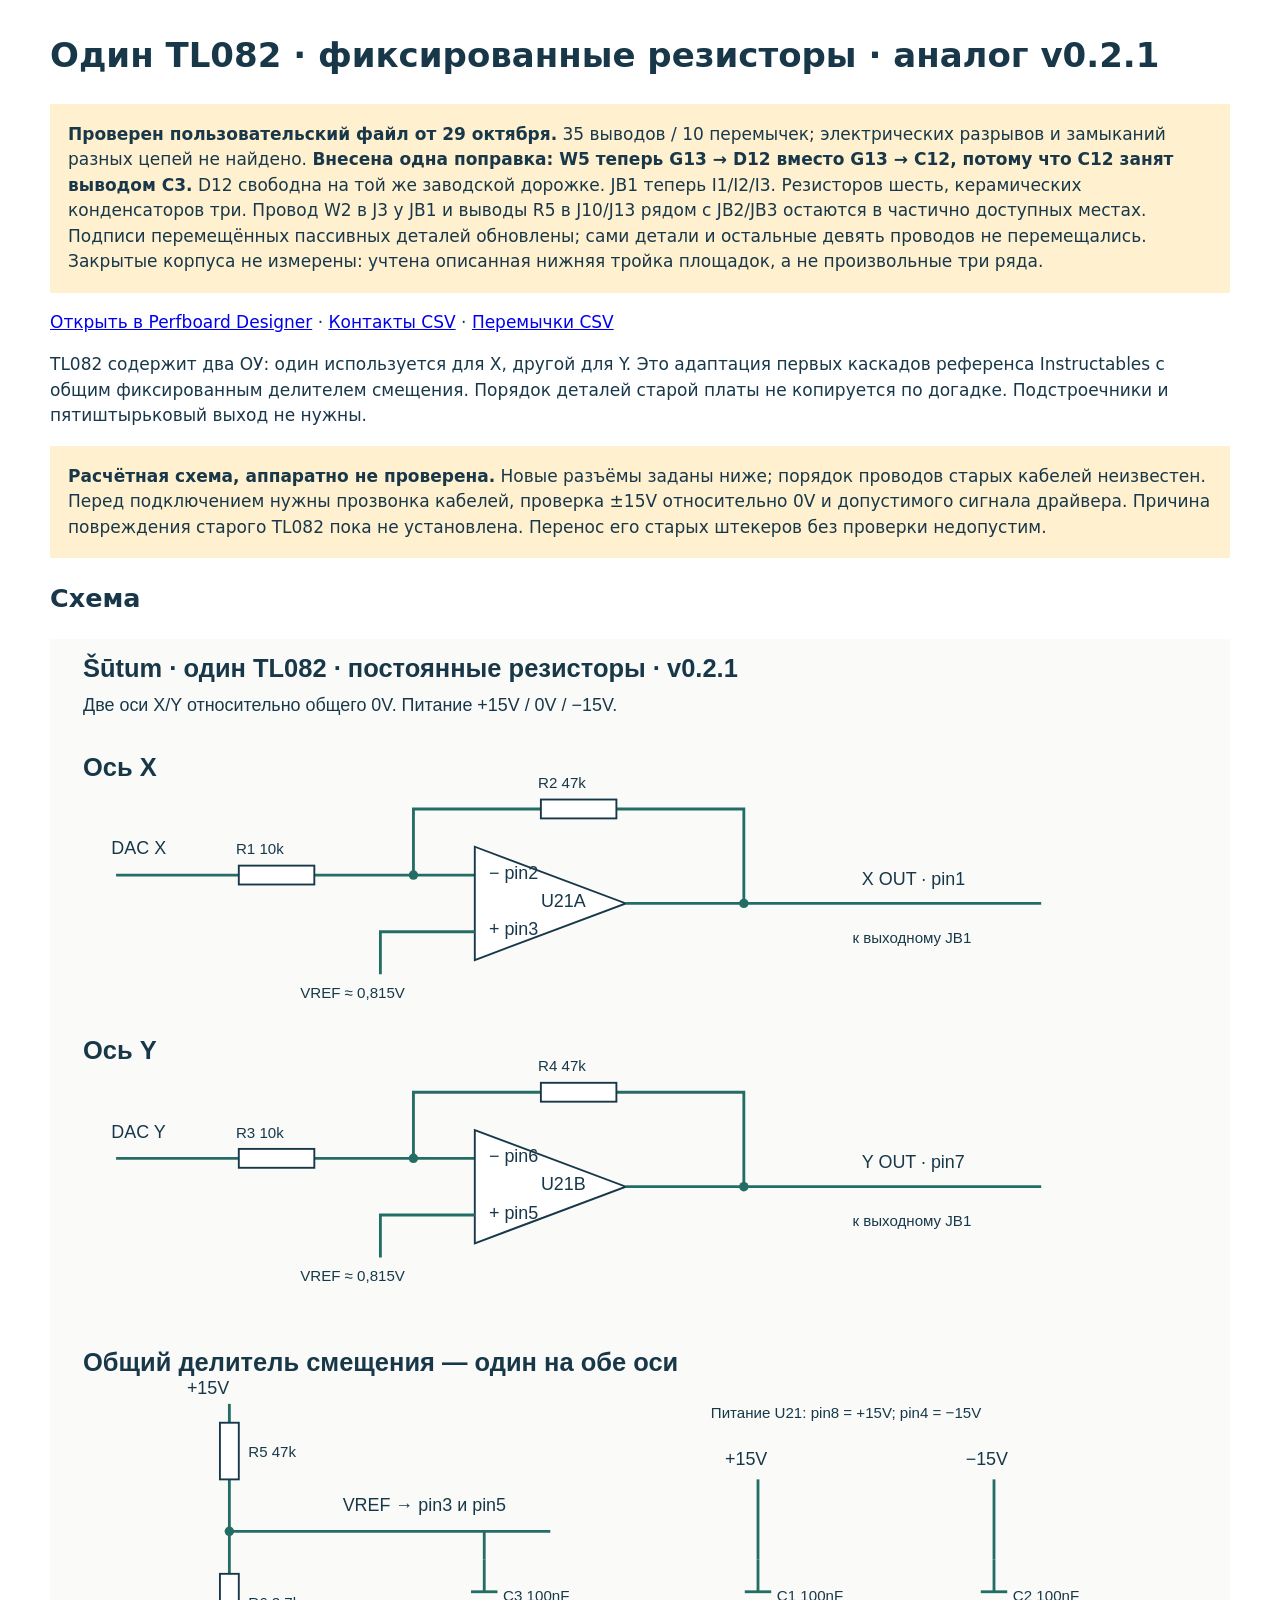
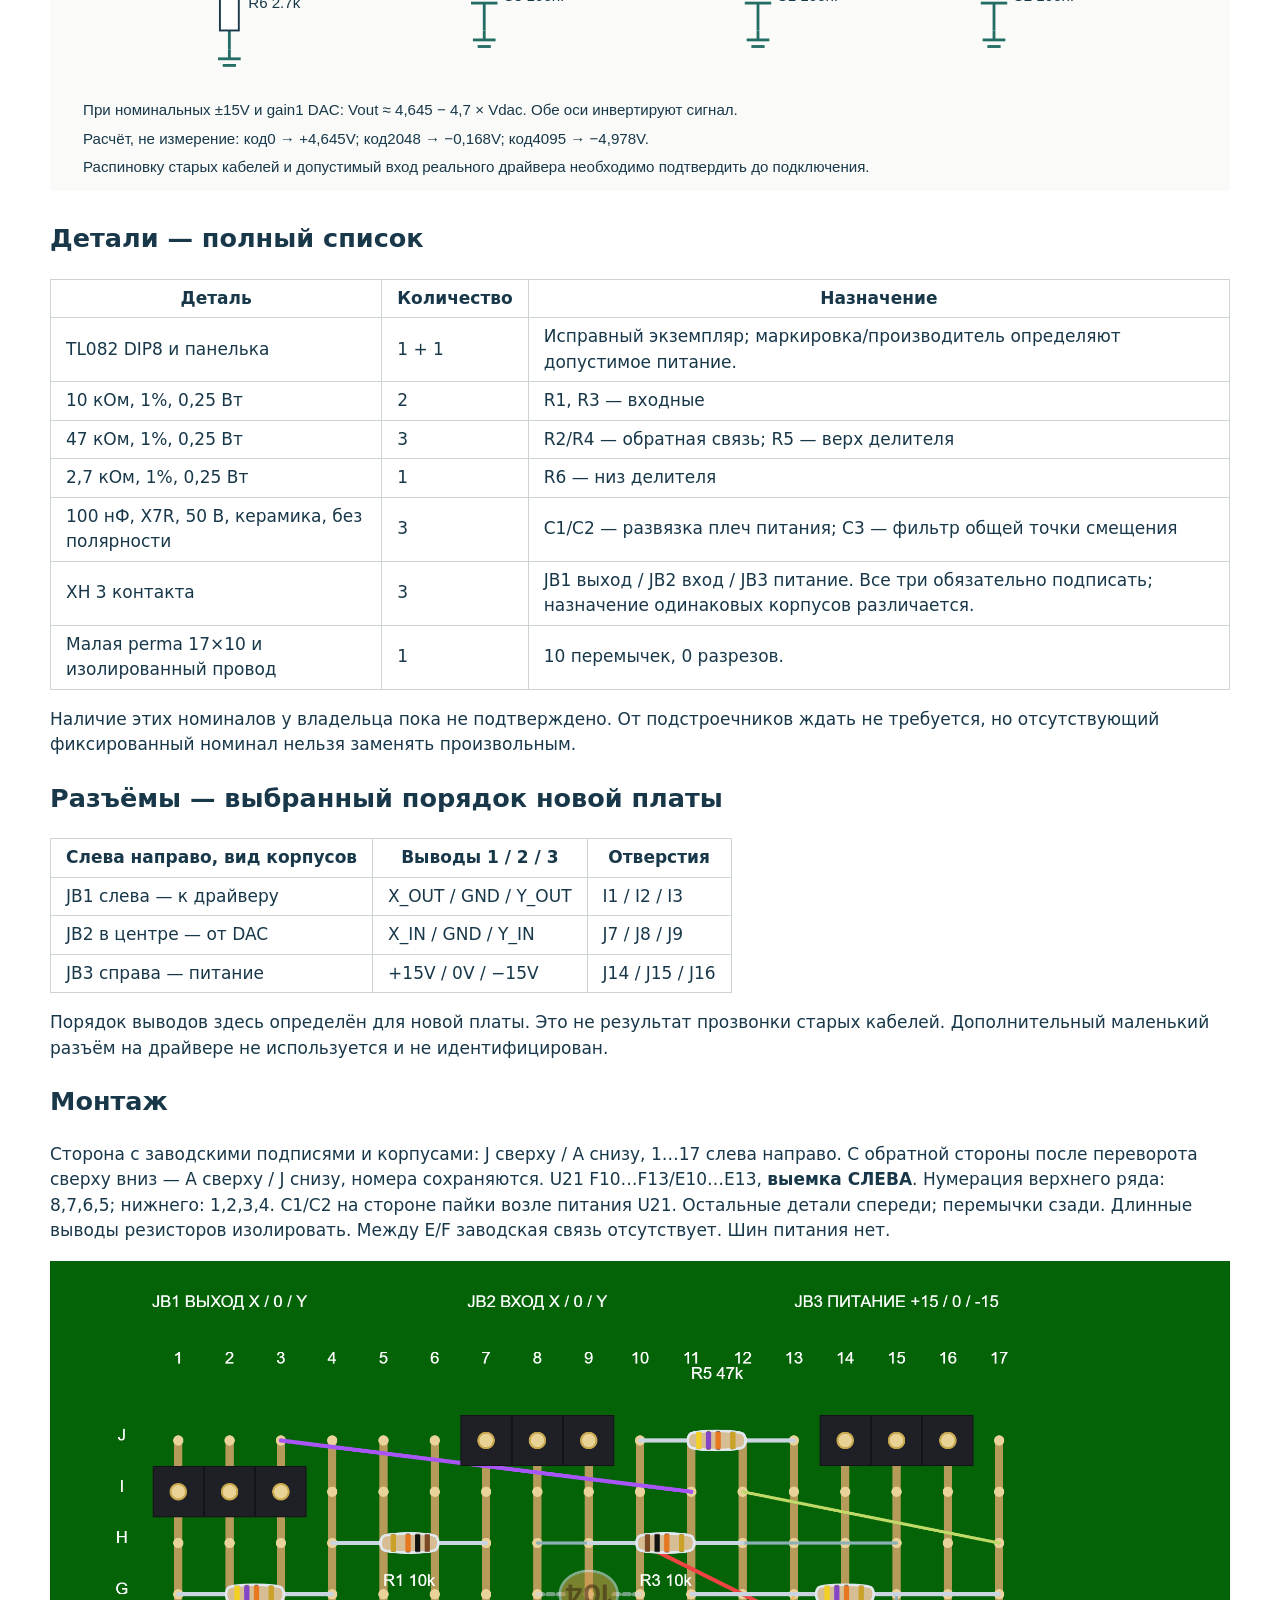
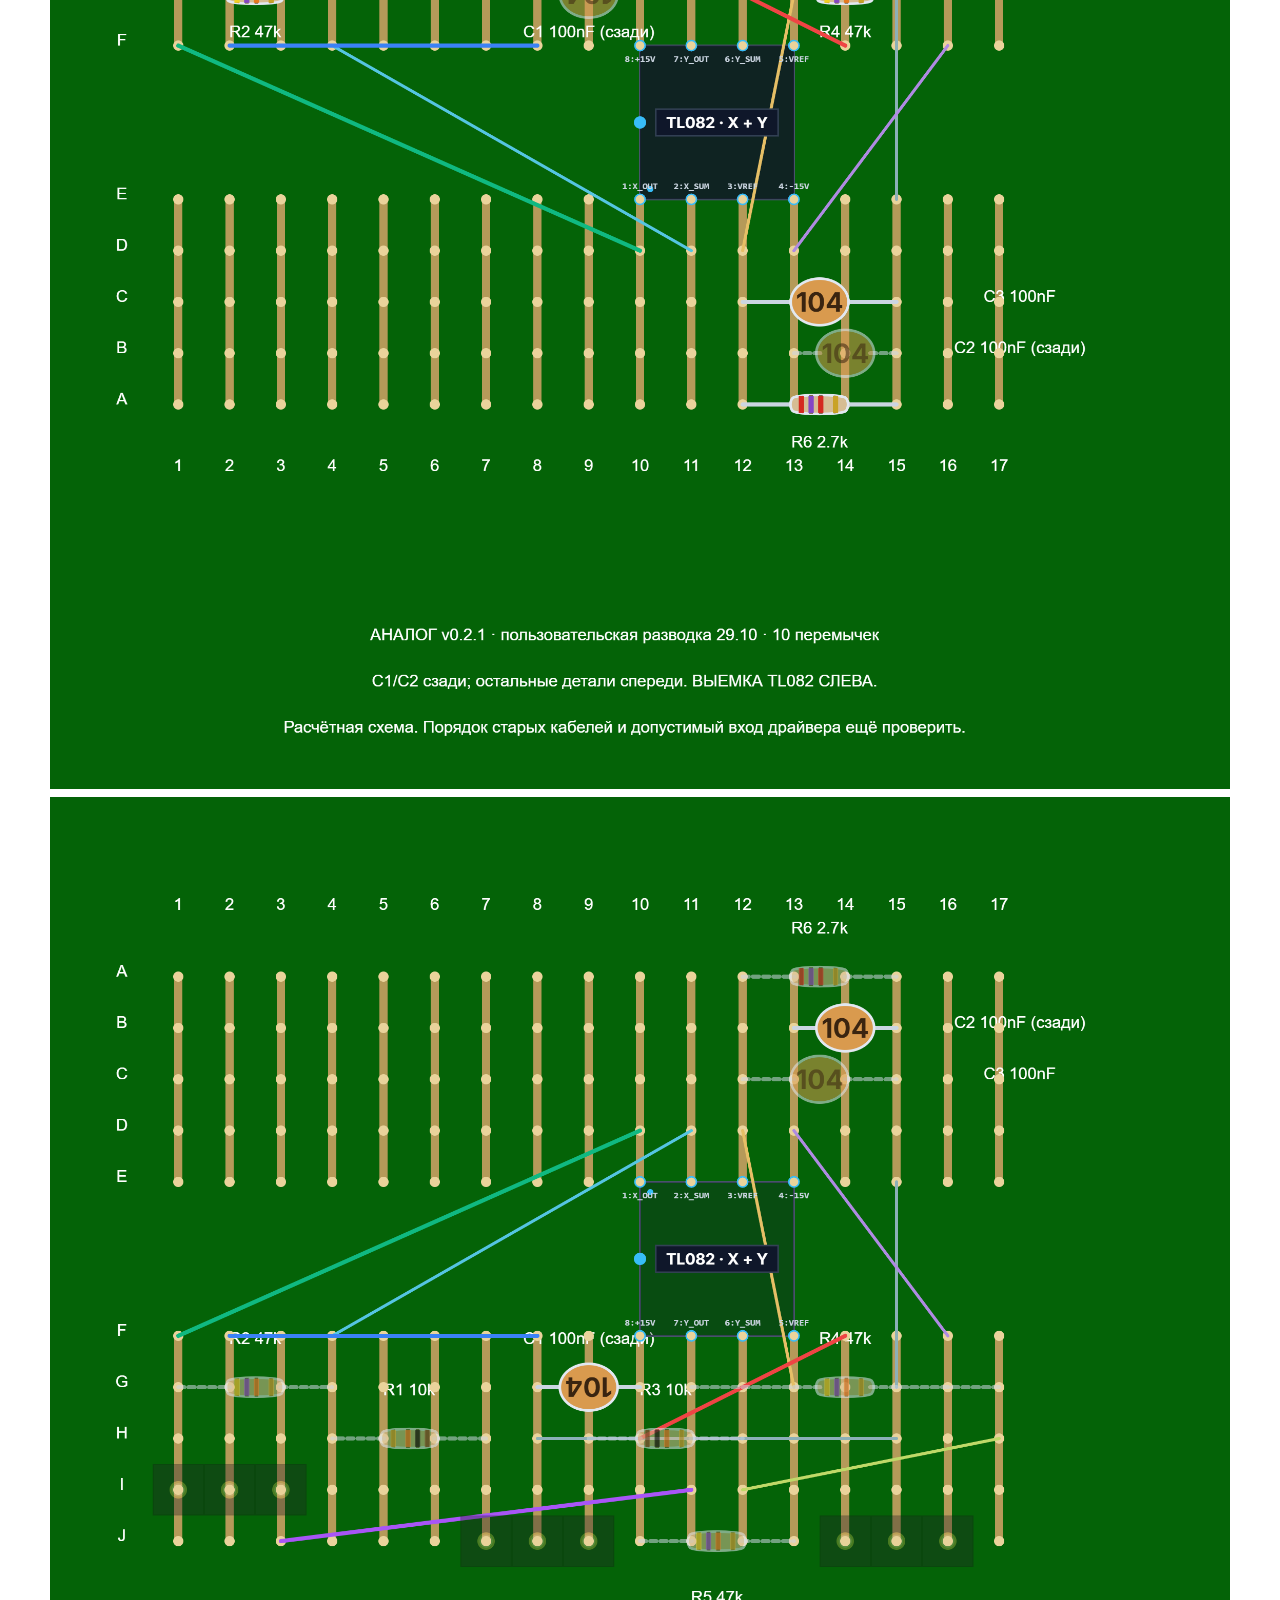
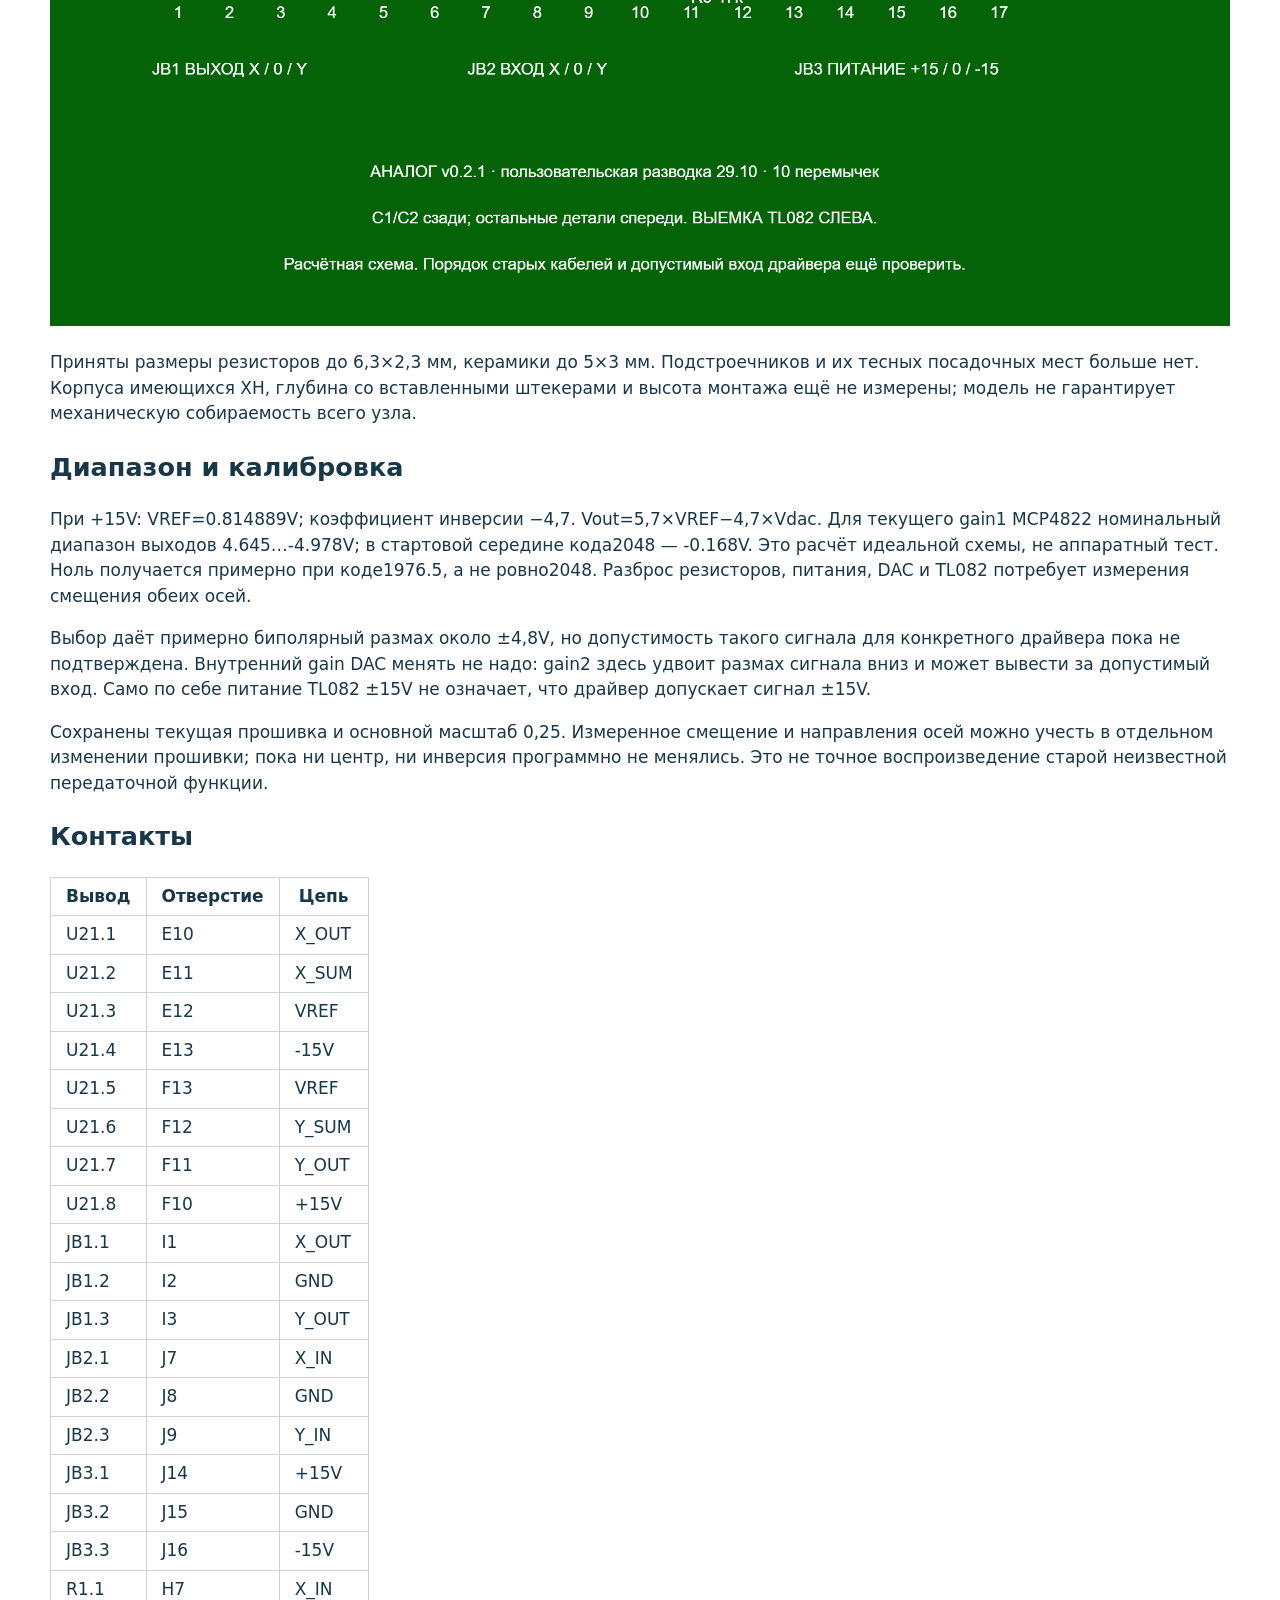
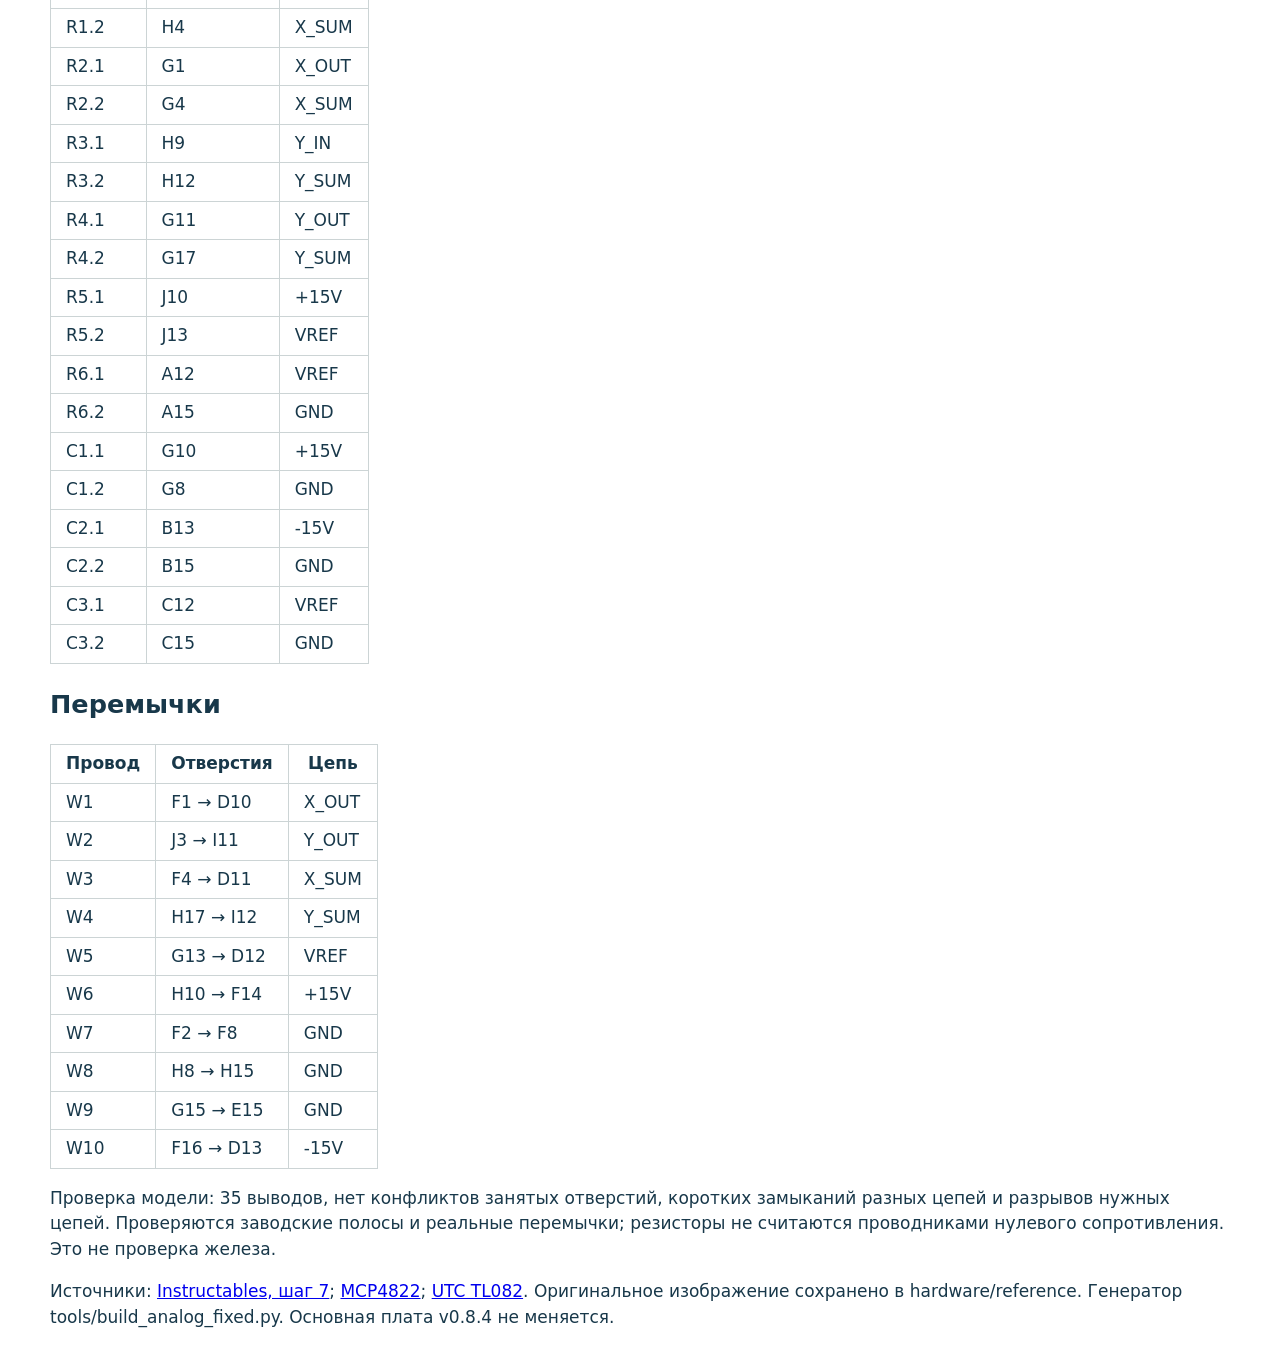
<file: hardware/perfboard/shootoom-analog-v0.2.1-user-2026-10-29-guide.html>
<!doctype html><html lang="ru"><meta charset="utf-8"><title>Šūtum — один TL082 v0.2.1</title>
<style>body{font:17px/1.5 system-ui;max-width:1180px;margin:30px auto;padding:0 20px;color:#18384a}img{width:100%}table{border-collapse:collapse}td,th{border:1px solid #ccd4d5;padding:6px 15px}.note{background:#fff0cf;padding:18px}</style>
<h1>Один TL082 · фиксированные резисторы · аналог v0.2.1</h1><p class="note"><b>Проверен пользовательский файл от 29 октября.</b> 35 выводов / 10 перемычек; электрических разрывов и замыканий разных цепей не найдено. <b>Внесена одна поправка: W5 теперь G13 → D12 вместо G13 → C12, потому что C12 занят выводом C3.</b> D12 свободна на той же заводской дорожке. JB1 теперь I1/I2/I3. Резисторов шесть, керамических конденсаторов три. Провод W2 в J3 у JB1 и выводы R5 в J10/J13 рядом с JB2/JB3 остаются в частично доступных местах. Подписи перемещённых пассивных деталей обновлены; сами детали и остальные девять проводов не перемещались. Закрытые корпуса не измерены: учтена описанная нижняя тройка площадок, а не произвольные три ряда.</p>
<p><a href="/?project=shootoom-analog-v0.2.1-user-2026-10-29.json">Открыть в Perfboard Designer</a> · <a href="shootoom-analog-v0.2.1-user-2026-10-29-connections.csv">Контакты CSV</a> · <a href="shootoom-analog-v0.2.1-user-2026-10-29-jumpers.csv">Перемычки CSV</a></p>
<p>TL082 содержит два ОУ: один используется для X, другой для Y. Это адаптация первых каскадов референса Instructables с общим фиксированным делителем смещения. Порядок деталей старой платы не копируется по догадке. Подстроечники и пятиштырьковый выход не нужны.</p>
<p class="note"><b>Расчётная схема, аппаратно не проверена.</b> Новые разъёмы заданы ниже; порядок проводов старых кабелей неизвестен. Перед подключением нужны прозвонка кабелей, проверка ±15V относительно 0V и допустимого сигнала драйвера. Причина повреждения старого TL082 пока не установлена. Перенос его старых штекеров без проверки недопустим.</p>
<h2>Схема</h2><img src="shootoom-analog-v0.2.1-user-2026-10-29-circuit.svg" alt="Два канала одного TL082 с фиксированными резисторами">
<h2>Детали — полный список</h2><table><tr><th>Деталь</th><th>Количество</th><th>Назначение</th></tr>
<tr><td>TL082 DIP8 и панелька</td><td>1 + 1</td><td>Исправный экземпляр; маркировка/производитель определяют допустимое питание.</td></tr>
<tr><td>10 кОм, 1%, 0,25 Вт</td><td>2</td><td>R1, R3 — входные</td></tr>
<tr><td>47 кОм, 1%, 0,25 Вт</td><td>3</td><td>R2/R4 — обратная связь; R5 — верх делителя</td></tr>
<tr><td>2,7 кОм, 1%, 0,25 Вт</td><td>1</td><td>R6 — низ делителя</td></tr>
<tr><td>100 нФ, X7R, 50 В, керамика, без полярности</td><td>3</td><td>C1/C2 — развязка плеч питания; C3 — фильтр общей точки смещения</td></tr>
<tr><td>XH 3 контакта</td><td>3</td><td>JB1 выход / JB2 вход / JB3 питание. Все три обязательно подписать; назначение одинаковых корпусов различается.</td></tr>
<tr><td>Малая perma 17×10 и изолированный провод</td><td>1</td><td>10 перемычек, 0 разрезов.</td></tr></table>
<p>Наличие этих номиналов у владельца пока не подтверждено. От подстроечников ждать не требуется, но отсутствующий фиксированный номинал нельзя заменять произвольным.</p>
<h2>Разъёмы — выбранный порядок новой платы</h2><table><tr><th>Слева направо, вид корпусов</th><th>Выводы 1 / 2 / 3</th><th>Отверстия</th></tr>
<tr><td>JB1 слева — к драйверу</td><td>X_OUT / GND / Y_OUT</td><td>I1 / I2 / I3</td></tr><tr><td>JB2 в центре — от DAC</td><td>X_IN / GND / Y_IN</td><td>J7 / J8 / J9</td></tr><tr><td>JB3 справа — питание</td><td>+15V / 0V / −15V</td><td>J14 / J15 / J16</td></tr></table>
<p>Порядок выводов здесь определён для новой платы. Это не результат прозвонки старых кабелей. Дополнительный маленький разъём на драйвере не используется и не идентифицирован.</p>
<h2>Монтаж</h2><p>Сторона с заводскими подписями и корпусами: J сверху / A снизу, 1…17 слева направо. С обратной стороны после переворота сверху вниз — A сверху / J снизу, номера сохраняются. U21 F10…F13/E10…E13, <b>выемка СЛЕВА</b>. Нумерация верхнего ряда: 8,7,6,5; нижнего: 1,2,3,4. C1/C2 на стороне пайки возле питания U21. Остальные детали спереди; перемычки сзади. Длинные выводы резисторов изолировать. Между E/F заводская связь отсутствует. Шин питания нет.</p>
<img src="shootoom-analog-v0.2.1-user-2026-10-29-cases.png" alt="Корпуса"><img src="shootoom-analog-v0.2.1-user-2026-10-29-wiring.png" alt="Пайка">
<p>Приняты размеры резисторов до 6,3×2,3 мм, керамики до 5×3 мм. Подстроечников и их тесных посадочных мест больше нет. Корпуса имеющихся XH, глубина со вставленными штекерами и высота монтажа ещё не измерены; модель не гарантирует механическую собираемость всего узла.</p>
<h2>Диапазон и калибровка</h2><p>При +15V: VREF=0.814889V; коэффициент инверсии −4,7. Vout=5,7×VREF−4,7×Vdac. Для текущего gain1 MCP4822 номинальный диапазон выходов 4.645…-4.978V; в стартовой середине кода2048 — -0.168V. Это расчёт идеальной схемы, не аппаратный тест. Ноль получается примерно при коде1976.5, а не ровно2048. Разброс резисторов, питания, DAC и TL082 потребует измерения смещения обеих осей.</p>
<p>Выбор даёт примерно биполярный размах около ±4,8V, но допустимость такого сигнала для конкретного драйвера пока не подтверждена. Внутренний gain DAC менять не надо: gain2 здесь удвоит размах сигнала вниз и может вывести за допустимый вход. Само по себе питание TL082 ±15V не означает, что драйвер допускает сигнал ±15V.</p>
<p>Сохранены текущая прошивка и основной масштаб 0,25. Измеренное смещение и направления осей можно учесть в отдельном изменении прошивки; пока ни центр, ни инверсия программно не менялись. Это не точное воспроизведение старой неизвестной передаточной функции.</p>
<h2>Контакты</h2><table><tr><th>Вывод</th><th>Отверстие</th><th>Цепь</th></tr><tr><td>U21.1</td><td>E10</td><td>X_OUT</td></tr><tr><td>U21.2</td><td>E11</td><td>X_SUM</td></tr><tr><td>U21.3</td><td>E12</td><td>VREF</td></tr><tr><td>U21.4</td><td>E13</td><td>-15V</td></tr><tr><td>U21.5</td><td>F13</td><td>VREF</td></tr><tr><td>U21.6</td><td>F12</td><td>Y_SUM</td></tr><tr><td>U21.7</td><td>F11</td><td>Y_OUT</td></tr><tr><td>U21.8</td><td>F10</td><td>+15V</td></tr><tr><td>JB1.1</td><td>I1</td><td>X_OUT</td></tr><tr><td>JB1.2</td><td>I2</td><td>GND</td></tr><tr><td>JB1.3</td><td>I3</td><td>Y_OUT</td></tr><tr><td>JB2.1</td><td>J7</td><td>X_IN</td></tr><tr><td>JB2.2</td><td>J8</td><td>GND</td></tr><tr><td>JB2.3</td><td>J9</td><td>Y_IN</td></tr><tr><td>JB3.1</td><td>J14</td><td>+15V</td></tr><tr><td>JB3.2</td><td>J15</td><td>GND</td></tr><tr><td>JB3.3</td><td>J16</td><td>-15V</td></tr><tr><td>R1.1</td><td>H7</td><td>X_IN</td></tr><tr><td>R1.2</td><td>H4</td><td>X_SUM</td></tr><tr><td>R2.1</td><td>G1</td><td>X_OUT</td></tr><tr><td>R2.2</td><td>G4</td><td>X_SUM</td></tr><tr><td>R3.1</td><td>H9</td><td>Y_IN</td></tr><tr><td>R3.2</td><td>H12</td><td>Y_SUM</td></tr><tr><td>R4.1</td><td>G11</td><td>Y_OUT</td></tr><tr><td>R4.2</td><td>G17</td><td>Y_SUM</td></tr><tr><td>R5.1</td><td>J10</td><td>+15V</td></tr><tr><td>R5.2</td><td>J13</td><td>VREF</td></tr><tr><td>R6.1</td><td>A12</td><td>VREF</td></tr><tr><td>R6.2</td><td>A15</td><td>GND</td></tr><tr><td>C1.1</td><td>G10</td><td>+15V</td></tr><tr><td>C1.2</td><td>G8</td><td>GND</td></tr><tr><td>C2.1</td><td>B13</td><td>-15V</td></tr><tr><td>C2.2</td><td>B15</td><td>GND</td></tr><tr><td>C3.1</td><td>C12</td><td>VREF</td></tr><tr><td>C3.2</td><td>C15</td><td>GND</td></tr></table>
<h2>Перемычки</h2><table><tr><th>Провод</th><th>Отверстия</th><th>Цепь</th></tr><tr><td>W1</td><td>F1 → D10</td><td>X_OUT</td></tr><tr><td>W2</td><td>J3 → I11</td><td>Y_OUT</td></tr><tr><td>W3</td><td>F4 → D11</td><td>X_SUM</td></tr><tr><td>W4</td><td>H17 → I12</td><td>Y_SUM</td></tr><tr><td>W5</td><td>G13 → D12</td><td>VREF</td></tr><tr><td>W6</td><td>H10 → F14</td><td>+15V</td></tr><tr><td>W7</td><td>F2 → F8</td><td>GND</td></tr><tr><td>W8</td><td>H8 → H15</td><td>GND</td></tr><tr><td>W9</td><td>G15 → E15</td><td>GND</td></tr><tr><td>W10</td><td>F16 → D13</td><td>-15V</td></tr></table>
<p>Проверка модели: 35 выводов, нет конфликтов занятых отверстий, коротких замыканий разных цепей и разрывов нужных цепей. Проверяются заводские полосы и реальные перемычки; резисторы не считаются проводниками нулевого сопротивления. Это не проверка железа.</p>
<p>Источники: <a href="https://www.instructables.com/Arduino-Laser-Show-With-Real-Galvos/">Instructables, шаг 7</a>; <a href="https://ww1.microchip.com/downloads/en/devicedoc/20002249b.pdf">MCP4822</a>; <a href="https://www.unisonic.com.tw/uploadfiles/836/part_no_pdf/TL082.pdf">UTC TL082</a>. Оригинальное изображение сохранено в hardware/reference. Генератор tools/build_analog_fixed.py. Основная плата v0.8.4 не меняется.</p></html>
</file>
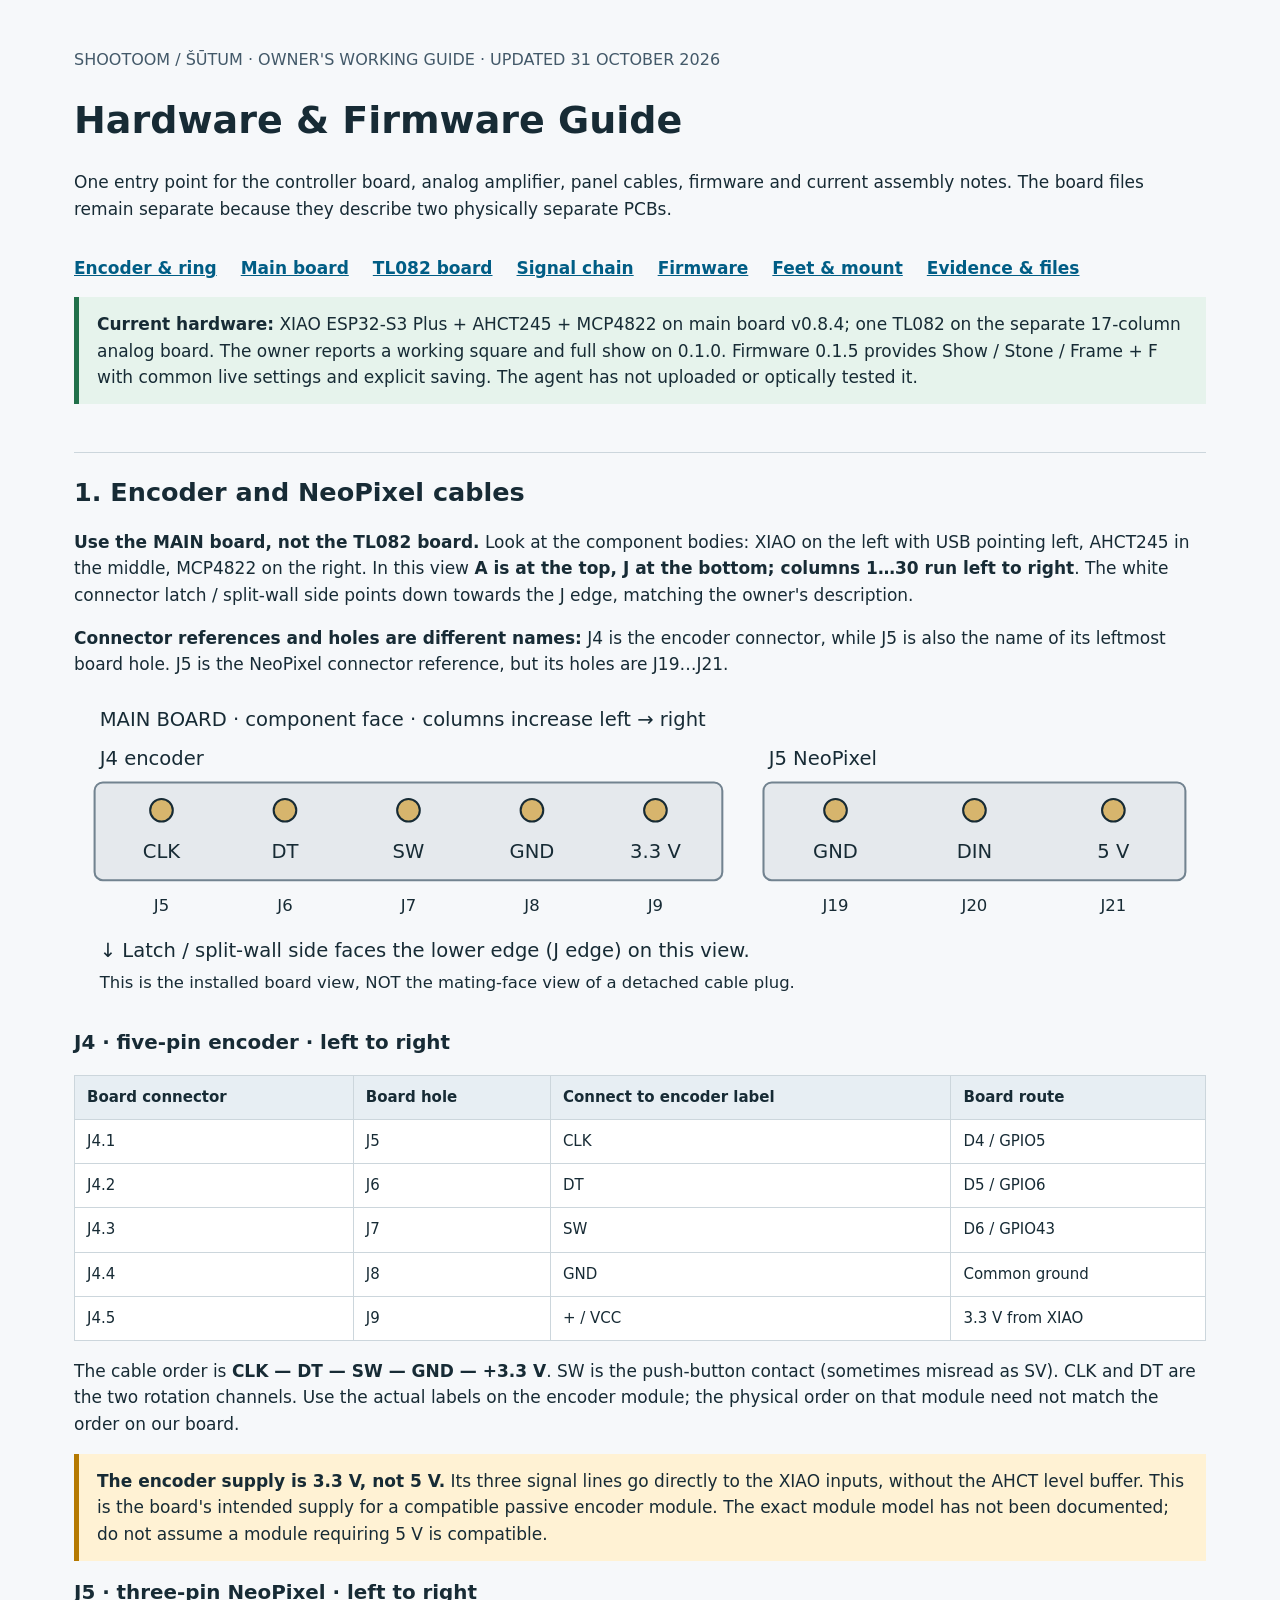
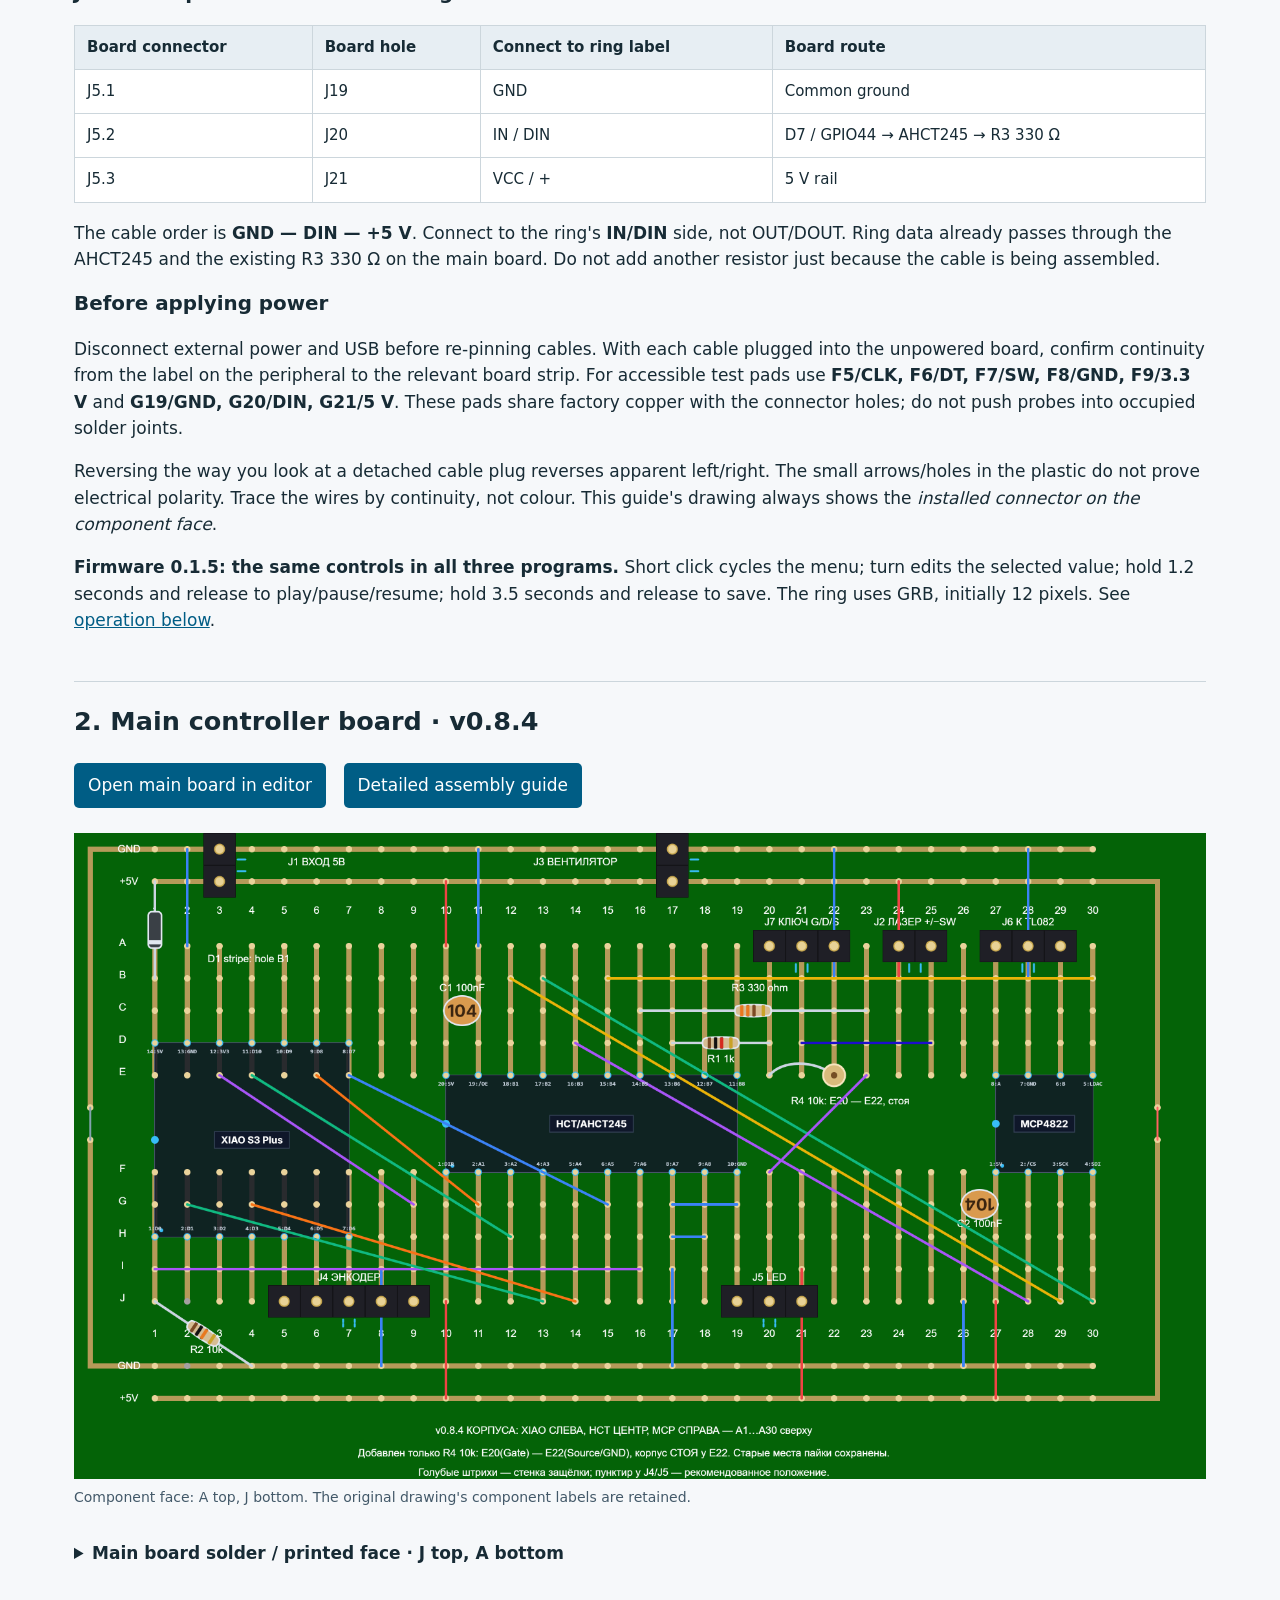
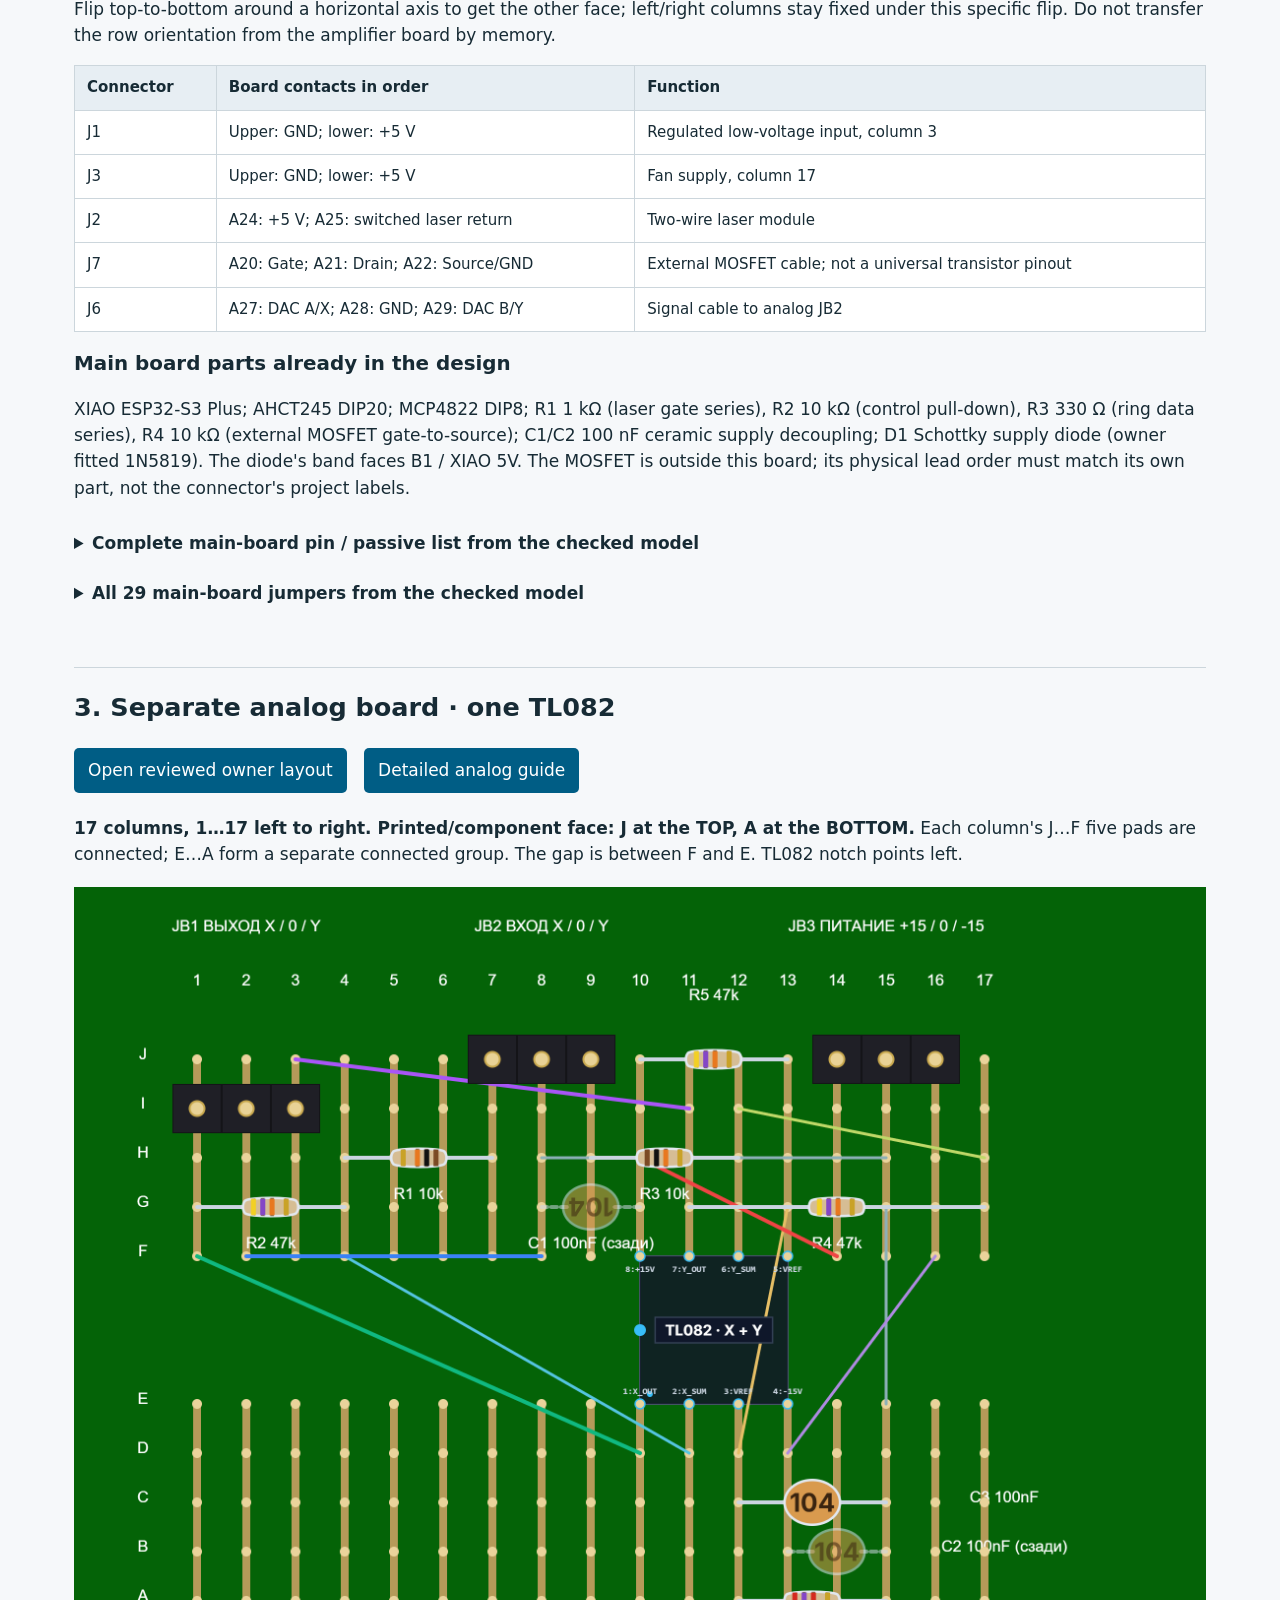
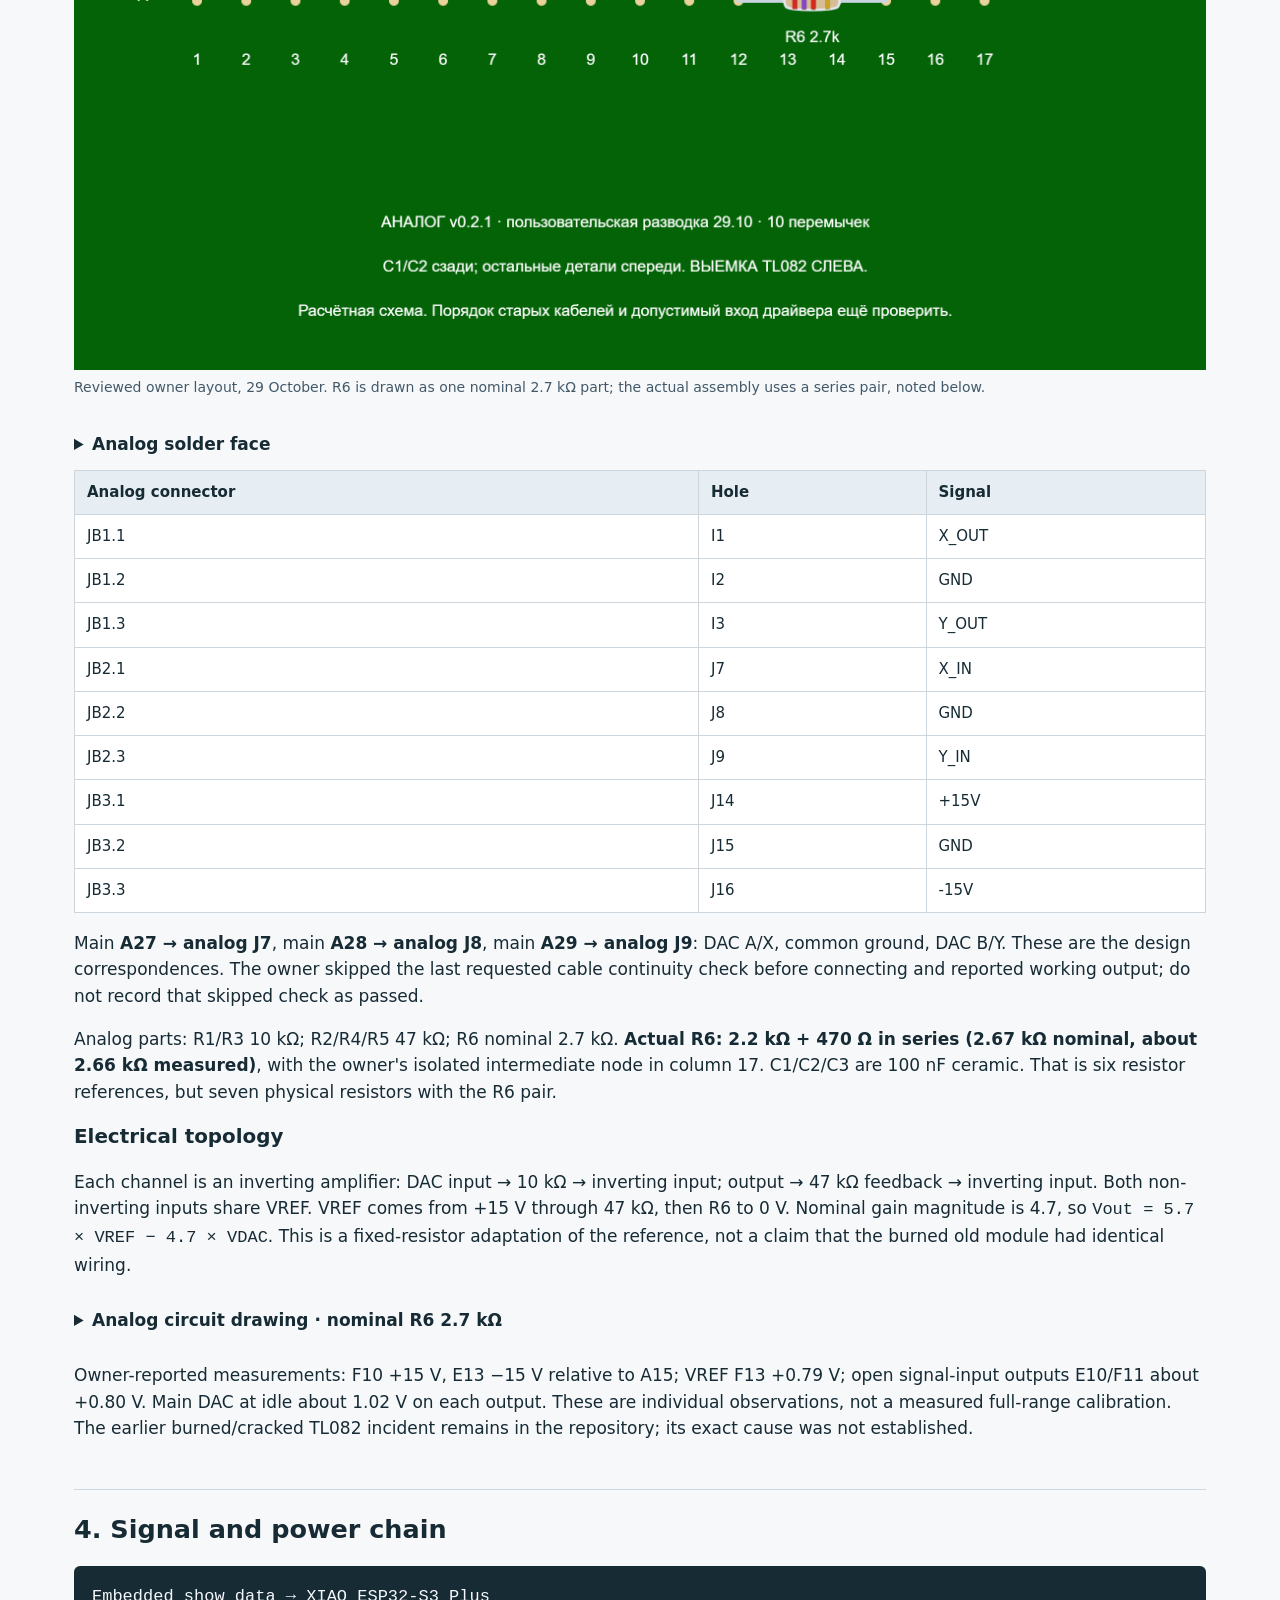
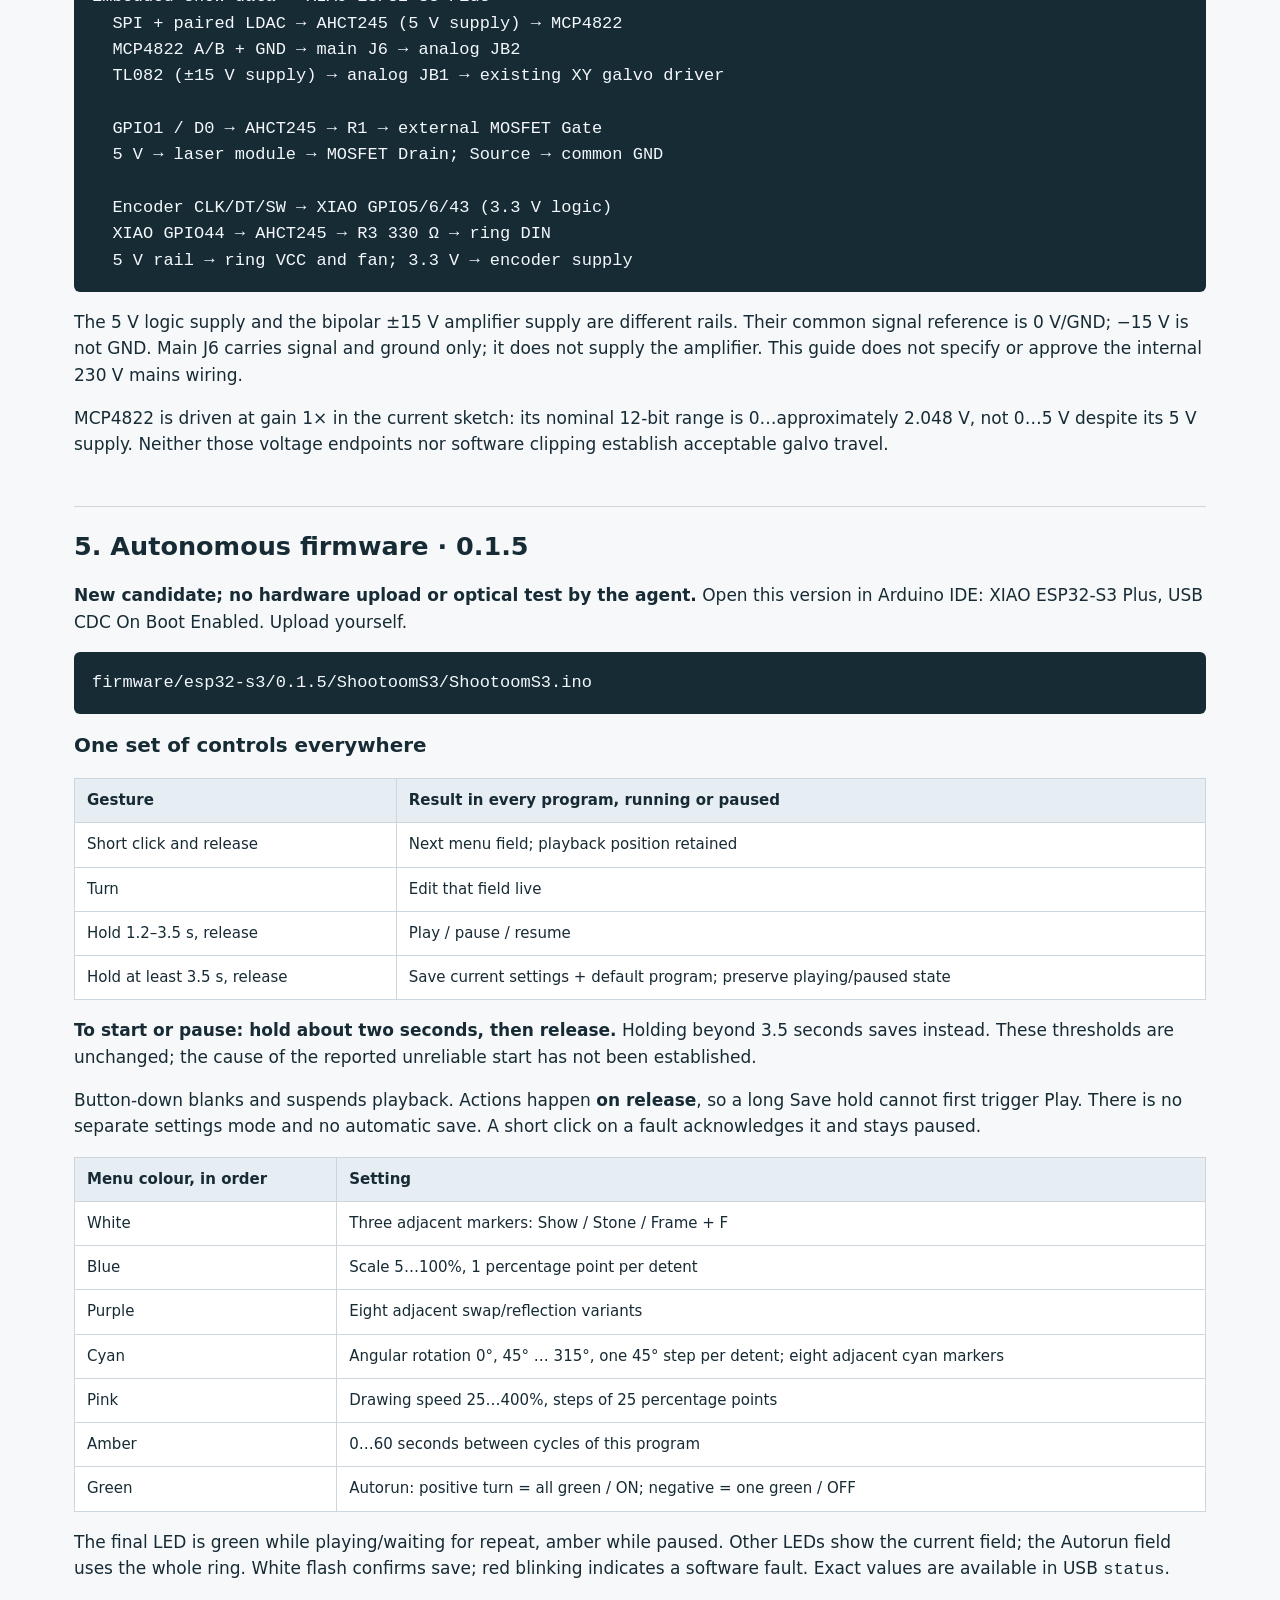
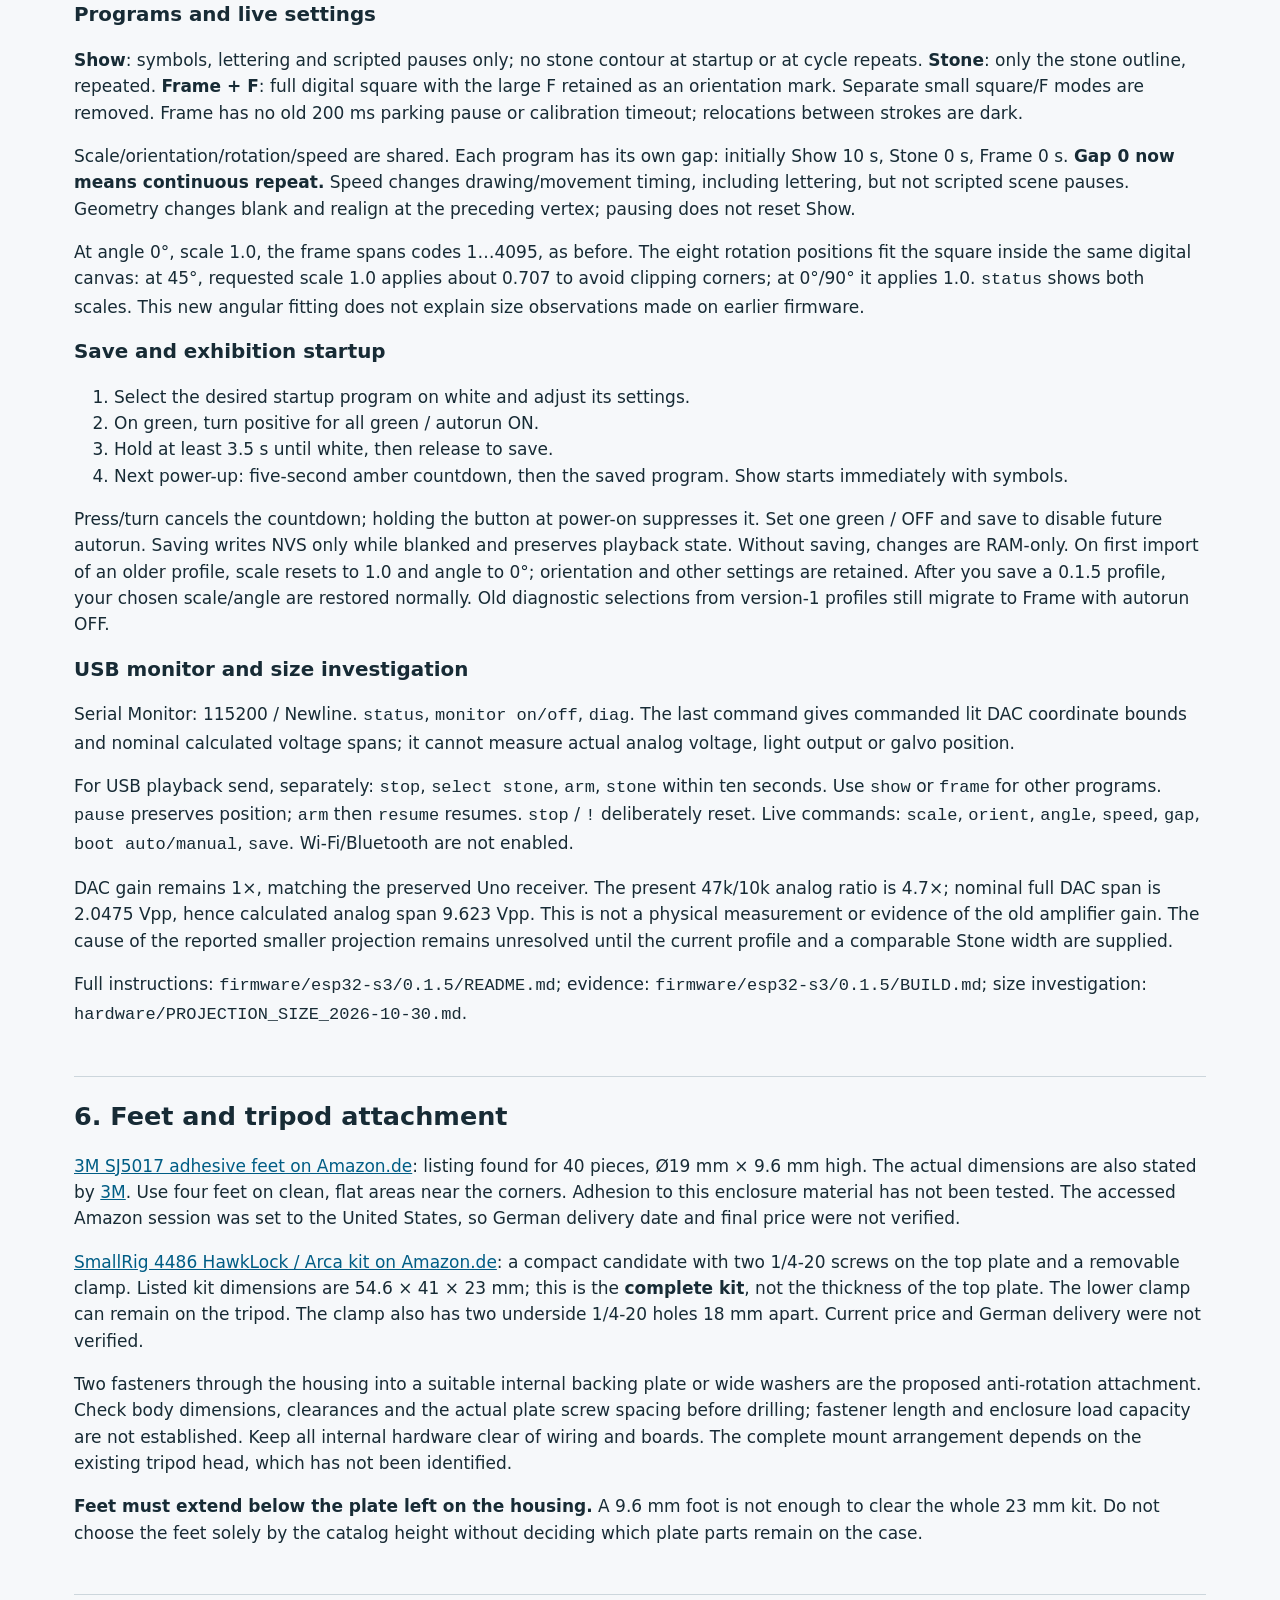
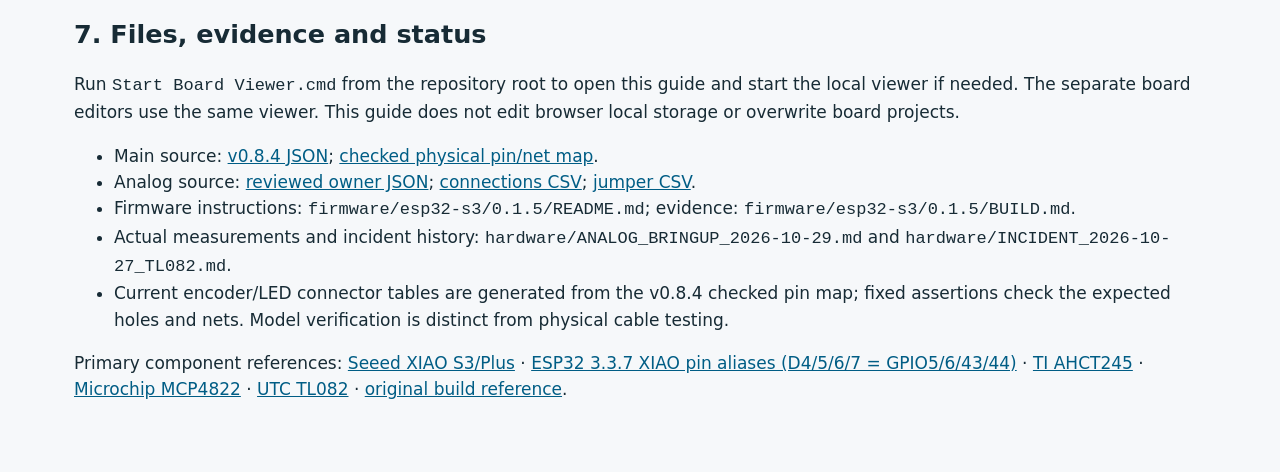
<file: hardware/perfboard/shootoom-system-guide.html>
<!doctype html><html lang="en"><head><meta charset="utf-8"><meta name="viewport" content="width=device-width,initial-scale=1">
<title>Šūtum — Hardware & Firmware Guide</title><style>
:root{color-scheme:light}*{box-sizing:border-box}body{font:17px/1.55 system-ui,sans-serif;margin:0;color:#172b35;background:#f6f8fa}main{max-width:1180px;margin:auto;padding:32px 24px 80px}h1,h2,h3{line-height:1.2}h1{font-size:38px}h2{margin-top:48px;border-top:1px solid #ccd6dc;padding-top:24px}a{color:#005d85}nav{display:flex;gap:12px 24px;flex-wrap:wrap;padding:16px 0}nav a{font-weight:600}table{border-collapse:collapse;width:100%;font-size:15px;background:white}td,th{padding:10px 12px;text-align:left;border:1px solid #ccd6dc;vertical-align:top}th{background:#e7eef3}.scroll{overflow-x:auto}pre{background:#172b35;color:#f4f8fc;padding:18px;border-radius:6px;overflow:auto}code{font-family:ui-monospace,Consolas,monospace}img,svg{max-width:100%;height:auto}.note{border-left:5px solid #b57900;background:#fff2d4;padding:14px 18px}.good{border-left-color:#21704a;background:#e6f3ec}.small{font-size:14px;color:#435969}.card{background:white;border:1px solid #ccd6dc;border-radius:8px;padding:18px;margin:18px 0}summary{cursor:pointer;font-weight:600;padding:12px 0}figure{margin:20px 0}figcaption{font-size:14px;color:#435969}section{scroll-margin-top:16px}.button{display:inline-block;background:#005d85;color:white;padding:9px 14px;border-radius:5px;text-decoration:none;margin:5px 12px 5px 0}@media print{nav,.button{display:none}body{background:white}main{padding:0}details>table{display:table}tr{break-inside:avoid}h2{break-after:avoid}}
</style></head><body><main>
<p class="small">SHOOTOOM / ŠŪTUM · OWNER'S WORKING GUIDE · UPDATED 31 OCTOBER 2026</p>
<h1>Hardware & Firmware Guide</h1>
<p>One entry point for the controller board, analog amplifier, panel cables, firmware and current assembly notes. The board files remain separate because they describe two physically separate PCBs.</p>
<nav><a href="#connectors">Encoder & ring</a><a href="#main">Main board</a><a href="#analog">TL082 board</a><a href="#system">Signal chain</a><a href="#firmware">Firmware</a><a href="#case">Feet & mount</a><a href="#evidence">Evidence & files</a></nav>
<div class="note good"><strong>Current hardware:</strong> XIAO ESP32-S3 Plus + AHCT245 + MCP4822 on main board v0.8.4; one TL082 on the separate 17-column analog board. The owner reports a working square and full show on 0.1.0. Firmware 0.1.5 provides Show / Stone / Frame + F with common live settings and explicit saving. The agent has not uploaded or optically tested it.</div>

<section id="connectors"><h2>1. Encoder and NeoPixel cables</h2>
<p><strong>Use the MAIN board, not the TL082 board.</strong> Look at the component bodies: XIAO on the left with USB pointing left, AHCT245 in the middle, MCP4822 on the right. In this view <strong>A is at the top, J at the bottom; columns 1…30 run left to right</strong>. The white connector latch / split-wall side points down towards the J edge, matching the owner's description.</p>
<p><strong>Connector references and holes are different names:</strong> J4 is the encoder connector, while J5 is also the name of its leftmost board hole. J5 is the NeoPixel connector reference, but its holes are J19…J21.</p>
<svg xmlns="http://www.w3.org/2000/svg" viewBox="0 0 1100 300" role="img" aria-label="Installed connector order on the main board, component face">
<style>text{font:19px system-ui;fill:#172b35}.small{font-size:16px}.contact{fill:#d7b56d;stroke:#172b35;stroke-width:2}.body{fill:#e5e9ed;stroke:#728390;stroke-width:2}</style>
<text x="25" y="30">MAIN BOARD · component face · columns increase left → right</text>
<text x="25" y="68">J4 encoder</text><text x="675" y="68">J5 NeoPixel</text>
<rect class="body" x="20" y="85" width="610" height="95" rx="8"/><rect class="body" x="670" y="85" width="410" height="95" rx="8"/>
<circle class="contact" cx="85" cy="112" r="11"/><text text-anchor="middle" x="85" y="158">CLK</text><text class="small" text-anchor="middle" x="85" y="210">J5</text><circle class="contact" cx="205" cy="112" r="11"/><text text-anchor="middle" x="205" y="158">DT</text><text class="small" text-anchor="middle" x="205" y="210">J6</text><circle class="contact" cx="325" cy="112" r="11"/><text text-anchor="middle" x="325" y="158">SW</text><text class="small" text-anchor="middle" x="325" y="210">J7</text><circle class="contact" cx="445" cy="112" r="11"/><text text-anchor="middle" x="445" y="158">GND</text><text class="small" text-anchor="middle" x="445" y="210">J8</text><circle class="contact" cx="565" cy="112" r="11"/><text text-anchor="middle" x="565" y="158">3.3 V</text><text class="small" text-anchor="middle" x="565" y="210">J9</text><circle class="contact" cx="740" cy="112" r="11"/><text text-anchor="middle" x="740" y="158">GND</text><text class="small" text-anchor="middle" x="740" y="210">J19</text><circle class="contact" cx="875" cy="112" r="11"/><text text-anchor="middle" x="875" y="158">DIN</text><text class="small" text-anchor="middle" x="875" y="210">J20</text><circle class="contact" cx="1010" cy="112" r="11"/><text text-anchor="middle" x="1010" y="158">5 V</text><text class="small" text-anchor="middle" x="1010" y="210">J21</text><text x="25" y="255">↓ Latch / split-wall side faces the lower edge (J edge) on this view.</text>
<text class="small" x="25" y="285">This is the installed board view, NOT the mating-face view of a detached cable plug.</text></svg>
<h3>J4 · five-pin encoder · left to right</h3><div class="scroll"><table><thead><tr><th>Board connector</th><th>Board hole</th><th>Connect to encoder label</th><th>Board route</th></tr></thead><tbody><tr><td>J4.1</td><td>J5</td><td>CLK</td><td>D4 / GPIO5</td></tr><tr><td>J4.2</td><td>J6</td><td>DT</td><td>D5 / GPIO6</td></tr><tr><td>J4.3</td><td>J7</td><td>SW</td><td>D6 / GPIO43</td></tr><tr><td>J4.4</td><td>J8</td><td>GND</td><td>Common ground</td></tr><tr><td>J4.5</td><td>J9</td><td>+ / VCC</td><td>3.3 V from XIAO</td></tr></tbody></table></div>
<p>The cable order is <strong>CLK — DT — SW — GND — +3.3 V</strong>. SW is the push-button contact (sometimes misread as SV). CLK and DT are the two rotation channels. Use the actual labels on the encoder module; the physical order on that module need not match the order on our board.</p>
<div class="note"><strong>The encoder supply is 3.3 V, not 5 V.</strong> Its three signal lines go directly to the XIAO inputs, without the AHCT level buffer. This is the board's intended supply for a compatible passive encoder module. The exact module model has not been documented; do not assume a module requiring 5 V is compatible.</div>
<h3>J5 · three-pin NeoPixel · left to right</h3><div class="scroll"><table><thead><tr><th>Board connector</th><th>Board hole</th><th>Connect to ring label</th><th>Board route</th></tr></thead><tbody><tr><td>J5.1</td><td>J19</td><td>GND</td><td>Common ground</td></tr><tr><td>J5.2</td><td>J20</td><td>IN / DIN</td><td>D7 / GPIO44 → AHCT245 → R3 330 Ω</td></tr><tr><td>J5.3</td><td>J21</td><td>VCC / +</td><td>5 V rail</td></tr></tbody></table></div>
<p>The cable order is <strong>GND — DIN — +5 V</strong>. Connect to the ring's <strong>IN/DIN</strong> side, not OUT/DOUT. Ring data already passes through the AHCT245 and the existing R3 330 Ω on the main board. Do not add another resistor just because the cable is being assembled.</p>
<h3>Before applying power</h3>
<p>Disconnect external power and USB before re-pinning cables. With each cable plugged into the unpowered board, confirm continuity from the label on the peripheral to the relevant board strip. For accessible test pads use <strong>F5/CLK, F6/DT, F7/SW, F8/GND, F9/3.3 V</strong> and <strong>G19/GND, G20/DIN, G21/5 V</strong>. These pads share factory copper with the connector holes; do not push probes into occupied solder joints.</p>
<p>Reversing the way you look at a detached cable plug reverses apparent left/right. The small arrows/holes in the plastic do not prove electrical polarity. Trace the wires by continuity, not colour. This guide's drawing always shows the <em>installed connector on the component face</em>.</p>
<p><strong>Firmware 0.1.5: the same controls in all three programs.</strong> Short click cycles the menu; turn edits the selected value; hold 1.2 seconds and release to play/pause/resume; hold 3.5 seconds and release to save. The ring uses GRB, initially 12 pixels. See <a href="#firmware">operation below</a>.</p></section>

<section id="main"><h2>2. Main controller board · v0.8.4</h2>
<a class="button" href="./?project=shootoom-physical-v0.8.4.json">Open main board in editor</a>
<a class="button" href="shootoom-v0.8.4-guide.html">Detailed assembly guide</a>
<figure><a href="shootoom-v0.8.4-cases.png"><img loading="lazy" src="shootoom-v0.8.4-cases.png" alt="Main board component face: A top, J bottom, XIAO left"></a><figcaption>Component face: A top, J bottom. The original drawing's component labels are retained.</figcaption></figure>
<details><summary>Main board solder / printed face · J top, A bottom</summary><img loading="lazy" src="shootoom-v0.8.4-wiring.png" alt="Main board printed solder face: J top, A bottom"></details>
<p>Flip top-to-bottom around a horizontal axis to get the other face; left/right columns stay fixed under this specific flip. Do not transfer the row orientation from the amplifier board by memory.</p>
<div class="scroll"><table><thead><tr><th>Connector</th><th>Board contacts in order</th><th>Function</th></tr></thead><tbody><tr><td>J1</td><td>Upper: GND; lower: +5 V</td><td>Regulated low-voltage input, column 3</td></tr><tr><td>J3</td><td>Upper: GND; lower: +5 V</td><td>Fan supply, column 17</td></tr><tr><td>J2</td><td>A24: +5 V; A25: switched laser return</td><td>Two-wire laser module</td></tr><tr><td>J7</td><td>A20: Gate; A21: Drain; A22: Source/GND</td><td>External MOSFET cable; not a universal transistor pinout</td></tr><tr><td>J6</td><td>A27: DAC A/X; A28: GND; A29: DAC B/Y</td><td>Signal cable to analog JB2</td></tr></tbody></table></div>
<h3>Main board parts already in the design</h3>
<p>XIAO ESP32-S3 Plus; AHCT245 DIP20; MCP4822 DIP8; R1 1 kΩ (laser gate series), R2 10 kΩ (control pull-down), R3 330 Ω (ring data series), R4 10 kΩ (external MOSFET gate-to-source); C1/C2 100 nF ceramic supply decoupling; D1 Schottky supply diode (owner fitted 1N5819). The diode's band faces B1 / XIAO 5V. The MOSFET is outside this board; its physical lead order must match its own part, not the connector's project labels.</p>
<details><summary>Complete main-board pin / passive list from the checked model</summary><div class="scroll"><table><thead><tr><th>Part / pin</th><th>Hole</th><th>Net</th></tr></thead><tbody><tr><td>U2.1</td><td>F10</td><td>+5V</td></tr><tr><td>U2.11</td><td>E19</td><td>NC</td></tr><tr><td>U2.2</td><td>F11</td><td>SCK_3V3</td></tr><tr><td>U2.12</td><td>E18</td><td>NC</td></tr><tr><td>U2.3</td><td>F12</td><td>MOSI_3V3</td></tr><tr><td>U2.13</td><td>E17</td><td>LASER_5V</td></tr><tr><td>U2.4</td><td>F13</td><td>CS_3V3</td></tr><tr><td>U2.14</td><td>E16</td><td>LED_5V</td></tr><tr><td>U2.5</td><td>F14</td><td>LDAC_3V3</td></tr><tr><td>U2.15</td><td>E15</td><td>LDAC_5V</td></tr><tr><td>U2.6</td><td>F15</td><td>LED_3V3</td></tr><tr><td>U2.16</td><td>E14</td><td>CS_5V</td></tr><tr><td>U2.7</td><td>F16</td><td>LASER_3V3</td></tr><tr><td>U2.17</td><td>E13</td><td>MOSI_5V</td></tr><tr><td>U2.8</td><td>F17</td><td>GND</td></tr><tr><td>U2.18</td><td>E12</td><td>SCK_5V</td></tr><tr><td>U2.9</td><td>F18</td><td>GND</td></tr><tr><td>U2.19</td><td>E11</td><td>GND</td></tr><tr><td>U2.10</td><td>F19</td><td>GND</td></tr><tr><td>U2.20</td><td>E10</td><td>+5V</td></tr><tr><td>U3.1</td><td>F27</td><td>+5V</td></tr><tr><td>U3.5</td><td>E30</td><td>LDAC_5V</td></tr><tr><td>U3.2</td><td>F28</td><td>CS_5V</td></tr><tr><td>U3.6</td><td>E29</td><td>DAC_B</td></tr><tr><td>U3.3</td><td>F29</td><td>SCK_5V</td></tr><tr><td>U3.7</td><td>E28</td><td>GND</td></tr><tr><td>U3.4</td><td>F30</td><td>MOSI_5V</td></tr><tr><td>U3.8</td><td>E27</td><td>DAC_A</td></tr><tr><td>U1.5V</td><td>D1</td><td>XIAO_5V</td></tr><tr><td>U1.GND</td><td>D2</td><td>GND</td></tr><tr><td>U1.3V3</td><td>D3</td><td>+3V3</td></tr><tr><td>U1.D10</td><td>D4</td><td>MOSI_3V3</td></tr><tr><td>U1.D9</td><td>D5</td><td>NC</td></tr><tr><td>U1.D8</td><td>D6</td><td>SCK_3V3</td></tr><tr><td>U1.D7</td><td>D7</td><td>LED_3V3</td></tr><tr><td>U1.D0</td><td>H1</td><td>LASER_3V3</td></tr><tr><td>U1.D1</td><td>H2</td><td>CS_3V3</td></tr><tr><td>U1.D2</td><td>H3</td><td>NC</td></tr><tr><td>U1.D3</td><td>H4</td><td>LDAC_3V3</td></tr><tr><td>U1.D4</td><td>H5</td><td>ENC_A</td></tr><tr><td>U1.D5</td><td>H6</td><td>ENC_B</td></tr><tr><td>U1.D6</td><td>H7</td><td>ENC_SW</td></tr><tr><td>J1.1</td><td>BOTTOM GND 3</td><td>GND</td></tr><tr><td>J1.2</td><td>BOTTOM +5V 3</td><td>+5V</td></tr><tr><td>J3.1</td><td>BOTTOM GND 17</td><td>GND</td></tr><tr><td>J3.2</td><td>BOTTOM +5V 17</td><td>+5V</td></tr><tr><td>J4.1</td><td>J5</td><td>ENC_A</td></tr><tr><td>J4.2</td><td>J6</td><td>ENC_B</td></tr><tr><td>J4.3</td><td>J7</td><td>ENC_SW</td></tr><tr><td>J4.4</td><td>J8</td><td>GND</td></tr><tr><td>J4.5</td><td>J9</td><td>+3V3</td></tr><tr><td>J5.1</td><td>J19</td><td>GND</td></tr><tr><td>J5.2</td><td>J20</td><td>LED_DATA</td></tr><tr><td>J5.3</td><td>J21</td><td>+5V</td></tr><tr><td>J7.1</td><td>A20</td><td>GATE</td></tr><tr><td>J7.2</td><td>A21</td><td>LASER_RETURN</td></tr><tr><td>J7.3</td><td>A22</td><td>GND</td></tr><tr><td>J6.1</td><td>A27</td><td>DAC_A</td></tr><tr><td>J6.2</td><td>A28</td><td>GND</td></tr><tr><td>J6.3</td><td>A29</td><td>DAC_B</td></tr><tr><td>J2.1</td><td>A24</td><td>+5V</td></tr><tr><td>J2.2</td><td>A25</td><td>LASER_RETURN</td></tr><tr><td>R1.1</td><td>D17</td><td>LASER_5V</td></tr><tr><td>R1.2</td><td>D20</td><td>GATE</td></tr><tr><td>R2.1</td><td>J1</td><td>LASER_3V3</td></tr><tr><td>R2.2</td><td>TOP GND 4</td><td>GND</td></tr><tr><td>R3.1</td><td>C16</td><td>LED_5V</td></tr><tr><td>R3.2</td><td>C23</td><td>LED_DATA</td></tr><tr><td>C1.1</td><td>C10</td><td>+5V</td></tr><tr><td>C1.2</td><td>C11</td><td>GND</td></tr><tr><td>C2.1</td><td>G27</td><td>+5V</td></tr><tr><td>C2.2</td><td>G26</td><td>GND</td></tr><tr><td>D1.1</td><td>BOTTOM +5V 1</td><td>+5V</td></tr><tr><td>D1.2</td><td>B1</td><td>XIAO_5V</td></tr><tr><td>R4.1</td><td>E20</td><td>GATE</td></tr><tr><td>R4.2</td><td>E22</td><td>GND</td></tr></tbody></table></div></details>
<details><summary>All 29 main-board jumpers from the checked model</summary><p>TOP/BOTTOM in rail endpoint names are legacy model IDs, not a change to the face orientation stated above. Use the board picture and named holes when locating physical pads.</p><div class="scroll"><table><thead><tr><th>Wire</th><th>Net</th><th>From</th><th>To</th></tr></thead><tbody><tr><td>W01</td><td>GND</td><td>LEFT GND LINK UP</td><td>LEFT GND LINK DOWN</td></tr><tr><td>W02</td><td>+5V</td><td>RIGHT +5V LINK UP</td><td>RIGHT +5V LINK DOWN</td></tr><tr><td>W03</td><td>+5V</td><td>J27</td><td>TOP +5V 27</td></tr><tr><td>W04</td><td>GND</td><td>TOP GND 26</td><td>J26</td></tr><tr><td>W05</td><td>+5V</td><td>TOP +5V 10</td><td>J10</td></tr><tr><td>W06</td><td>+5V</td><td>A10</td><td>BOTTOM +5V 10</td></tr><tr><td>W07</td><td>GND</td><td>I8</td><td>TOP GND 8</td></tr><tr><td>W08</td><td>SCK_3V3</td><td>E6</td><td>G11</td></tr><tr><td>W09</td><td>LED_3V3</td><td>E7</td><td>G15</td></tr><tr><td>W10</td><td>GND</td><td>A2</td><td>BOTTOM GND 2</td></tr><tr><td>W11</td><td>GND</td><td>BOTTOM GND 11</td><td>A11</td></tr><tr><td>W12</td><td>LASER_3V3</td><td>I1</td><td>I16</td></tr><tr><td>W13</td><td>GND</td><td>B22</td><td>BOTTOM GND 22</td></tr><tr><td>W14</td><td>+5V</td><td>B24</td><td>BOTTOM +5V 24</td></tr><tr><td>W15</td><td>GND</td><td>B28</td><td>BOTTOM GND 28</td></tr><tr><td>W16</td><td>GND</td><td>G17</td><td>G19</td></tr><tr><td>W17</td><td>GND</td><td>H18</td><td>H17</td></tr><tr><td>W18</td><td>GND</td><td>TOP GND 17</td><td>I17</td></tr><tr><td>W19</td><td>+5V</td><td>TOP +5V 21</td><td>I21</td></tr><tr><td>W20</td><td>MOSI_3V3</td><td>E4</td><td>H12</td></tr><tr><td>W21</td><td>CS_3V3</td><td>G2</td><td>J13</td></tr><tr><td>W22</td><td>LDAC_3V3</td><td>G4</td><td>J14</td></tr><tr><td>W23</td><td>+3V3</td><td>E3</td><td>G9</td></tr><tr><td>W24</td><td>CS_5V</td><td>D14</td><td>J28</td></tr><tr><td>W25</td><td>SCK_5V</td><td>B12</td><td>J29</td></tr><tr><td>W26</td><td>MOSI_5V</td><td>B13</td><td>J30</td></tr><tr><td>W27</td><td>LDAC_5V</td><td>B15</td><td>B30</td></tr><tr><td>W28</td><td>LASER_RETURN</td><td>D21</td><td>D25</td></tr><tr><td>W29</td><td>LED_DATA</td><td>F20</td><td>E23</td></tr></tbody></table></div></details></section>

<section id="analog"><h2>3. Separate analog board · one TL082</h2>
<a class="button" href="./?project=shootoom-analog-v0.2.1-user-2026-10-29.json">Open reviewed owner layout</a>
<a class="button" href="shootoom-analog-v0.2.1-user-2026-10-29-guide.html">Detailed analog guide</a>
<p><strong>17 columns, 1…17 left to right. Printed/component face: J at the TOP, A at the BOTTOM.</strong> Each column's J…F five pads are connected; E…A form a separate connected group. The gap is between F and E. TL082 notch points left.</p>
<figure><a href="shootoom-analog-v0.2.1-user-2026-10-29-cases.png"><img loading="lazy" src="shootoom-analog-v0.2.1-user-2026-10-29-cases.png" alt="Separate analog board, printed component face: J top, A bottom"></a><figcaption>Reviewed owner layout, 29 October. R6 is drawn as one nominal 2.7 kΩ part; the actual assembly uses a series pair, noted below.</figcaption></figure>
<details><summary>Analog solder face</summary><img loading="lazy" src="shootoom-analog-v0.2.1-user-2026-10-29-wiring.png" alt="Analog board opposite face"></details>
<div class="scroll"><table><thead><tr><th>Analog connector</th><th>Hole</th><th>Signal</th></tr></thead><tbody><tr><td>JB1.1</td><td>I1</td><td>X_OUT</td></tr><tr><td>JB1.2</td><td>I2</td><td>GND</td></tr><tr><td>JB1.3</td><td>I3</td><td>Y_OUT</td></tr><tr><td>JB2.1</td><td>J7</td><td>X_IN</td></tr><tr><td>JB2.2</td><td>J8</td><td>GND</td></tr><tr><td>JB2.3</td><td>J9</td><td>Y_IN</td></tr><tr><td>JB3.1</td><td>J14</td><td>+15V</td></tr><tr><td>JB3.2</td><td>J15</td><td>GND</td></tr><tr><td>JB3.3</td><td>J16</td><td>-15V</td></tr></tbody></table></div>
<p>Main <strong>A27 → analog J7</strong>, main <strong>A28 → analog J8</strong>, main <strong>A29 → analog J9</strong>: DAC A/X, common ground, DAC B/Y. These are the design correspondences. The owner skipped the last requested cable continuity check before connecting and reported working output; do not record that skipped check as passed.</p>
<p>Analog parts: R1/R3 10 kΩ; R2/R4/R5 47 kΩ; R6 nominal 2.7 kΩ. <strong>Actual R6: 2.2 kΩ + 470 Ω in series (2.67 kΩ nominal, about 2.66 kΩ measured)</strong>, with the owner's isolated intermediate node in column 17. C1/C2/C3 are 100 nF ceramic. That is six resistor references, but seven physical resistors with the R6 pair.</p>
<h3>Electrical topology</h3>
<p>Each channel is an inverting amplifier: DAC input → 10 kΩ → inverting input; output → 47 kΩ feedback → inverting input. Both non-inverting inputs share VREF. VREF comes from +15 V through 47 kΩ, then R6 to 0 V. Nominal gain magnitude is 4.7, so <code>Vout = 5.7 × VREF − 4.7 × VDAC</code>. This is a fixed-resistor adaptation of the reference, not a claim that the burned old module had identical wiring.</p>
<details><summary>Analog circuit drawing · nominal R6 2.7 kΩ</summary><img loading="lazy" src="shootoom-analog-v0.2.1-user-2026-10-29-circuit.svg" alt="TL082 two-channel electrical schematic, nominal resistor values"><p>The existing schematic retains Russian labels and nominal R6; use the series-pair note above for the as-built value.</p></details>
<p>Owner-reported measurements: F10 +15 V, E13 −15 V relative to A15; VREF F13 +0.79 V; open signal-input outputs E10/F11 about +0.80 V. Main DAC at idle about 1.02 V on each output. These are individual observations, not a measured full-range calibration. The earlier burned/cracked TL082 incident remains in the repository; its exact cause was not established.</p></section>

<section id="system"><h2>4. Signal and power chain</h2>
<pre>Embedded show data → XIAO ESP32-S3 Plus
  SPI + paired LDAC → AHCT245 (5 V supply) → MCP4822
  MCP4822 A/B + GND → main J6 → analog JB2
  TL082 (±15 V supply) → analog JB1 → existing XY galvo driver

  GPIO1 / D0 → AHCT245 → R1 → external MOSFET Gate
  5 V → laser module → MOSFET Drain; Source → common GND

  Encoder CLK/DT/SW → XIAO GPIO5/6/43 (3.3 V logic)
  XIAO GPIO44 → AHCT245 → R3 330 Ω → ring DIN
  5 V rail → ring VCC and fan; 3.3 V → encoder supply</pre>
<p>The 5 V logic supply and the bipolar ±15 V amplifier supply are different rails. Their common signal reference is 0 V/GND; −15 V is not GND. Main J6 carries signal and ground only; it does not supply the amplifier. This guide does not specify or approve the internal 230 V mains wiring.</p>
<p>MCP4822 is driven at gain 1× in the current sketch: its nominal 12-bit range is 0…approximately 2.048 V, not 0…5 V despite its 5 V supply. Neither those voltage endpoints nor software clipping establish acceptable galvo travel.</p></section>

<section id="firmware"><h2>5. Autonomous firmware · 0.1.5</h2>
<p><strong>New candidate; no hardware upload or optical test by the agent.</strong> Open this version in Arduino IDE: XIAO ESP32-S3 Plus, USB CDC On Boot Enabled. Upload yourself.</p>
<pre>firmware/esp32-s3/0.1.5/ShootoomS3/ShootoomS3.ino</pre>
<h3>One set of controls everywhere</h3>
<table><tr><th>Gesture</th><th>Result in every program, running or paused</th></tr>
<tr><td>Short click and release</td><td>Next menu field; playback position retained</td></tr>
<tr><td>Turn</td><td>Edit that field live</td></tr>
<tr><td>Hold 1.2–3.5 s, release</td><td>Play / pause / resume</td></tr>
<tr><td>Hold at least 3.5 s, release</td><td>Save current settings + default program; preserve playing/paused state</td></tr></table>
<p><strong>To start or pause: hold about two seconds, then release.</strong> Holding beyond 3.5 seconds saves instead. These thresholds are unchanged; the cause of the reported unreliable start has not been established.</p>
<p>Button-down blanks and suspends playback. Actions happen <strong>on release</strong>, so a long Save hold cannot first trigger Play. There is no separate settings mode and no automatic save. A short click on a fault acknowledges it and stays paused.</p>
<table><tr><th>Menu colour, in order</th><th>Setting</th></tr>
<tr><td>White</td><td>Three adjacent markers: Show / Stone / Frame + F</td></tr>
<tr><td>Blue</td><td>Scale 5…100%, 1 percentage point per detent</td></tr>
<tr><td>Purple</td><td>Eight adjacent swap/reflection variants</td></tr>
<tr><td>Cyan</td><td>Angular rotation 0°, 45° … 315°, one 45° step per detent; eight adjacent cyan markers</td></tr>
<tr><td>Pink</td><td>Drawing speed 25…400%, steps of 25 percentage points</td></tr>
<tr><td>Amber</td><td>0…60 seconds between cycles of this program</td></tr>
<tr><td>Green</td><td>Autorun: positive turn = all green / ON; negative = one green / OFF</td></tr></table>
<p>The final LED is green while playing/waiting for repeat, amber while paused. Other LEDs show the current field; the Autorun field uses the whole ring. White flash confirms save; red blinking indicates a software fault. Exact values are available in USB <code>status</code>.</p>
<h3>Programs and live settings</h3>
<p><strong>Show</strong>: symbols, lettering and scripted pauses only; no stone contour at startup or at cycle repeats. <strong>Stone</strong>: only the stone outline, repeated. <strong>Frame + F</strong>: full digital square with the large F retained as an orientation mark. Separate small square/F modes are removed. Frame has no old 200 ms parking pause or calibration timeout; relocations between strokes are dark.</p>
<p>Scale/orientation/rotation/speed are shared. Each program has its own gap: initially Show 10 s, Stone 0 s, Frame 0 s. <strong>Gap 0 now means continuous repeat.</strong> Speed changes drawing/movement timing, including lettering, but not scripted scene pauses. Geometry changes blank and realign at the preceding vertex; pausing does not reset Show.</p>
<p>At angle 0°, scale 1.0, the frame spans codes 1…4095, as before. The eight rotation positions fit the square inside the same digital canvas: at 45°, requested scale 1.0 applies about 0.707 to avoid clipping corners; at 0°/90° it applies 1.0. <code>status</code> shows both scales. This new angular fitting does not explain size observations made on earlier firmware.</p>
<h3>Save and exhibition startup</h3>
<ol><li>Select the desired startup program on white and adjust its settings.</li><li>On green, turn positive for all green / autorun ON.</li><li>Hold at least 3.5 s until white, then release to save.</li><li>Next power-up: five-second amber countdown, then the saved program. Show starts immediately with symbols.</li></ol>
<p>Press/turn cancels the countdown; holding the button at power-on suppresses it. Set one green / OFF and save to disable future autorun. Saving writes NVS only while blanked and preserves playback state. Without saving, changes are RAM-only. On first import of an older profile, scale resets to 1.0 and angle to 0°; orientation and other settings are retained. After you save a 0.1.5 profile, your chosen scale/angle are restored normally. Old diagnostic selections from version-1 profiles still migrate to Frame with autorun OFF.</p>
<h3>USB monitor and size investigation</h3>
<p>Serial Monitor: 115200 / Newline. <code>status</code>, <code>monitor on/off</code>, <code>diag</code>. The last command gives commanded lit DAC coordinate bounds and nominal calculated voltage spans; it cannot measure actual analog voltage, light output or galvo position.</p>
<p>For USB playback send, separately: <code>stop</code>, <code>select stone</code>, <code>arm</code>, <code>stone</code> within ten seconds. Use <code>show</code> or <code>frame</code> for other programs. <code>pause</code> preserves position; <code>arm</code> then <code>resume</code> resumes. <code>stop</code> / <code>!</code> deliberately reset. Live commands: <code>scale</code>, <code>orient</code>, <code>angle</code>, <code>speed</code>, <code>gap</code>, <code>boot auto/manual</code>, <code>save</code>. Wi-Fi/Bluetooth are not enabled.</p>
<p>DAC gain remains 1×, matching the preserved Uno receiver. The present 47k/10k analog ratio is 4.7×; nominal full DAC span is 2.0475 Vpp, hence calculated analog span 9.623 Vpp. This is not a physical measurement or evidence of the old amplifier gain. The cause of the reported smaller projection remains unresolved until the current profile and a comparable Stone width are supplied.</p>
<p>Full instructions: <code>firmware/esp32-s3/0.1.5/README.md</code>; evidence: <code>firmware/esp32-s3/0.1.5/BUILD.md</code>; size investigation: <code>hardware/PROJECTION_SIZE_2026-10-30.md</code>.</p></section>

<section id="case"><h2>6. Feet and tripod attachment</h2>
<p><a href="https://www.amazon.de/dp/B0DVZPNF4R">3M SJ5017 adhesive feet on Amazon.de</a>: listing found for 40 pieces, Ø19 mm × 9.6 mm high. The actual dimensions are also stated by <a href="https://www.3mdeutschland.de/3M/de_DE/p/d/b5005035174/">3M</a>. Use four feet on clean, flat areas near the corners. Adhesion to this enclosure material has not been tested. The accessed Amazon session was set to the United States, so German delivery date and final price were not verified.</p>
<p><a href="https://www.amazon.de/dp/B0D5H9FTCF">SmallRig 4486 HawkLock / Arca kit on Amazon.de</a>: a compact candidate with two 1/4-20 screws on the top plate and a removable clamp. Listed kit dimensions are 54.6 × 41 × 23 mm; this is the <strong>complete kit</strong>, not the thickness of the top plate. The lower clamp can remain on the tripod. The clamp also has two underside 1/4-20 holes 18 mm apart. Current price and German delivery were not verified.</p>
<p>Two fasteners through the housing into a suitable internal backing plate or wide washers are the proposed anti-rotation attachment. Check body dimensions, clearances and the actual plate screw spacing before drilling; fastener length and enclosure load capacity are not established. Keep all internal hardware clear of wiring and boards. The complete mount arrangement depends on the existing tripod head, which has not been identified.</p>
<p><strong>Feet must extend below the plate left on the housing.</strong> A 9.6 mm foot is not enough to clear the whole 23 mm kit. Do not choose the feet solely by the catalog height without deciding which plate parts remain on the case.</p></section>

<section id="evidence"><h2>7. Files, evidence and status</h2>
<p>Run <code>Start Board Viewer.cmd</code> from the repository root to open this guide and start the local viewer if needed. The separate board editors use the same viewer. This guide does not edit browser local storage or overwrite board projects.</p>
<ul><li>Main source: <a href="shootoom-physical-v0.8.4.json">v0.8.4 JSON</a>; <a href="v0.8.4-physical-audit.json">checked physical pin/net map</a>.</li>
<li>Analog source: <a href="shootoom-analog-v0.2.1-user-2026-10-29.json">reviewed owner JSON</a>; <a href="shootoom-analog-v0.2.1-user-2026-10-29-connections.csv">connections CSV</a>; <a href="shootoom-analog-v0.2.1-user-2026-10-29-jumpers.csv">jumper CSV</a>.</li>
<li>Firmware instructions: <code>firmware/esp32-s3/0.1.5/README.md</code>; evidence: <code>firmware/esp32-s3/0.1.5/BUILD.md</code>.</li>
<li>Actual measurements and incident history: <code>hardware/ANALOG_BRINGUP_2026-10-29.md</code> and <code>hardware/INCIDENT_2026-10-27_TL082.md</code>.</li>
<li>Current encoder/LED connector tables are generated from the v0.8.4 checked pin map; fixed assertions check the expected holes and nets. Model verification is distinct from physical cable testing.</li></ul>
<p>Primary component references: <a href="https://wiki.seeedstudio.com/xiao_esp32s3_getting_started/">Seeed XIAO S3/Plus</a> · <a href="https://raw.githubusercontent.com/espressif/arduino-esp32/3.3.7/variants/XIAO_ESP32S3/pins_arduino.h">ESP32 3.3.7 XIAO pin aliases (D4/5/6/7 = GPIO5/6/43/44)</a> · <a href="https://www.ti.com/lit/ds/symlink/sn74ahct245.pdf">TI AHCT245</a> · <a href="https://ww1.microchip.com/downloads/en/devicedoc/20002249b.pdf">Microchip MCP4822</a> · <a href="https://www.unisonic.com.tw/uploadfiles/836/part_no_pdf/TL082.pdf">UTC TL082</a> · <a href="https://www.instructables.com/Arduino-Laser-Show-With-Real-Galvos/">original build reference</a>.</p>
</section></main></body></html>
</file>
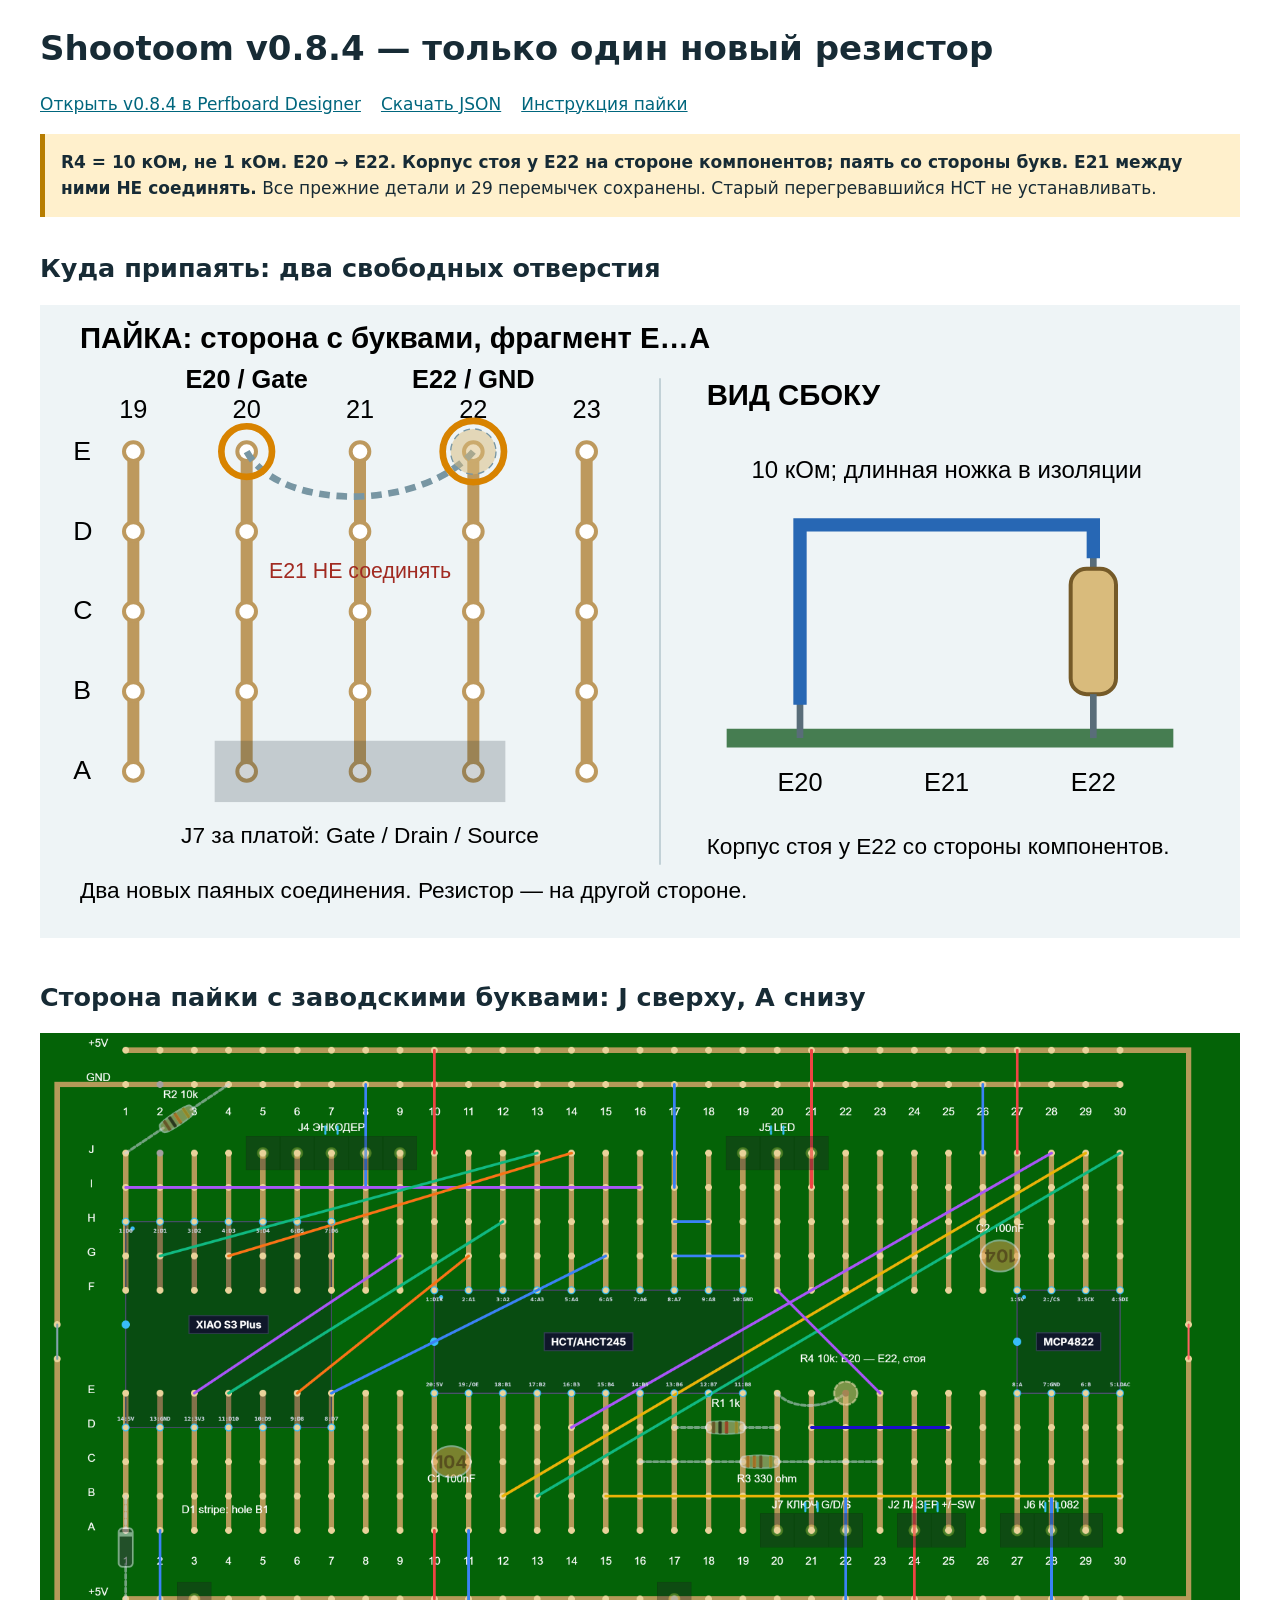
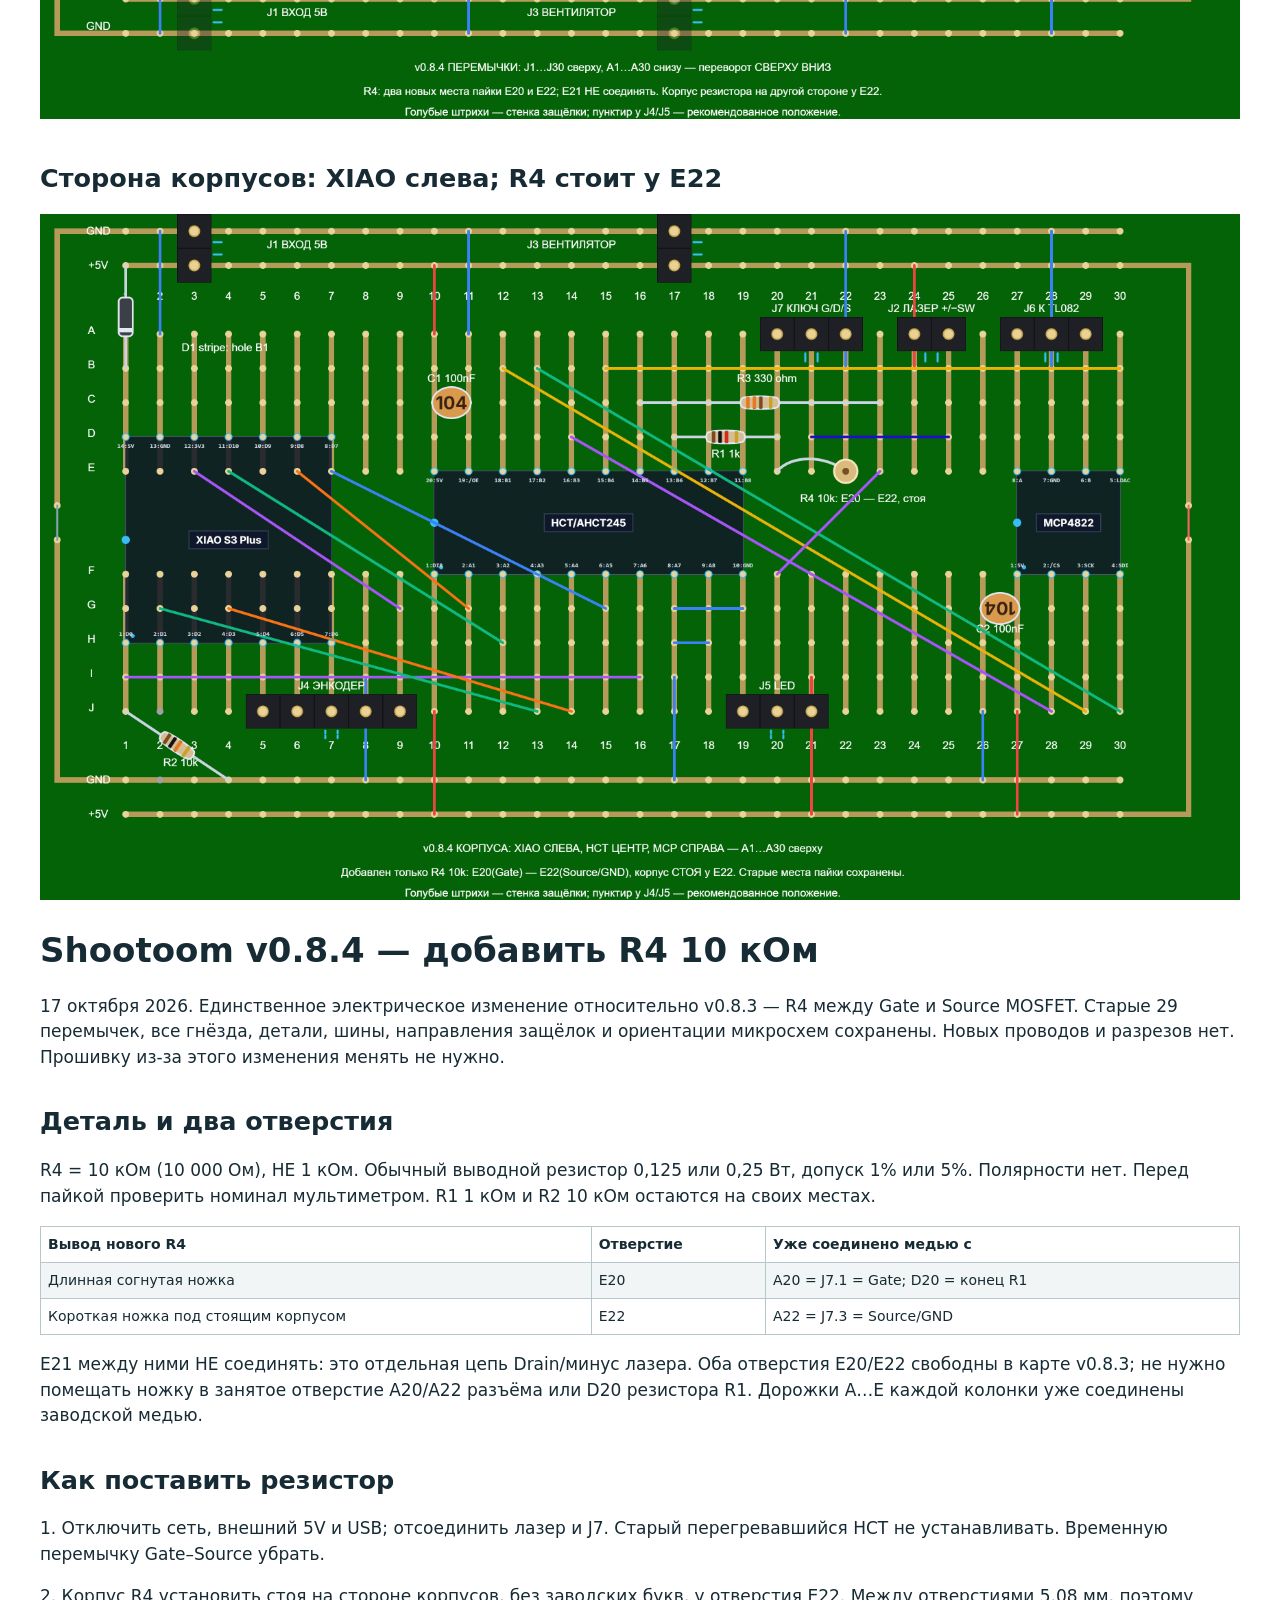
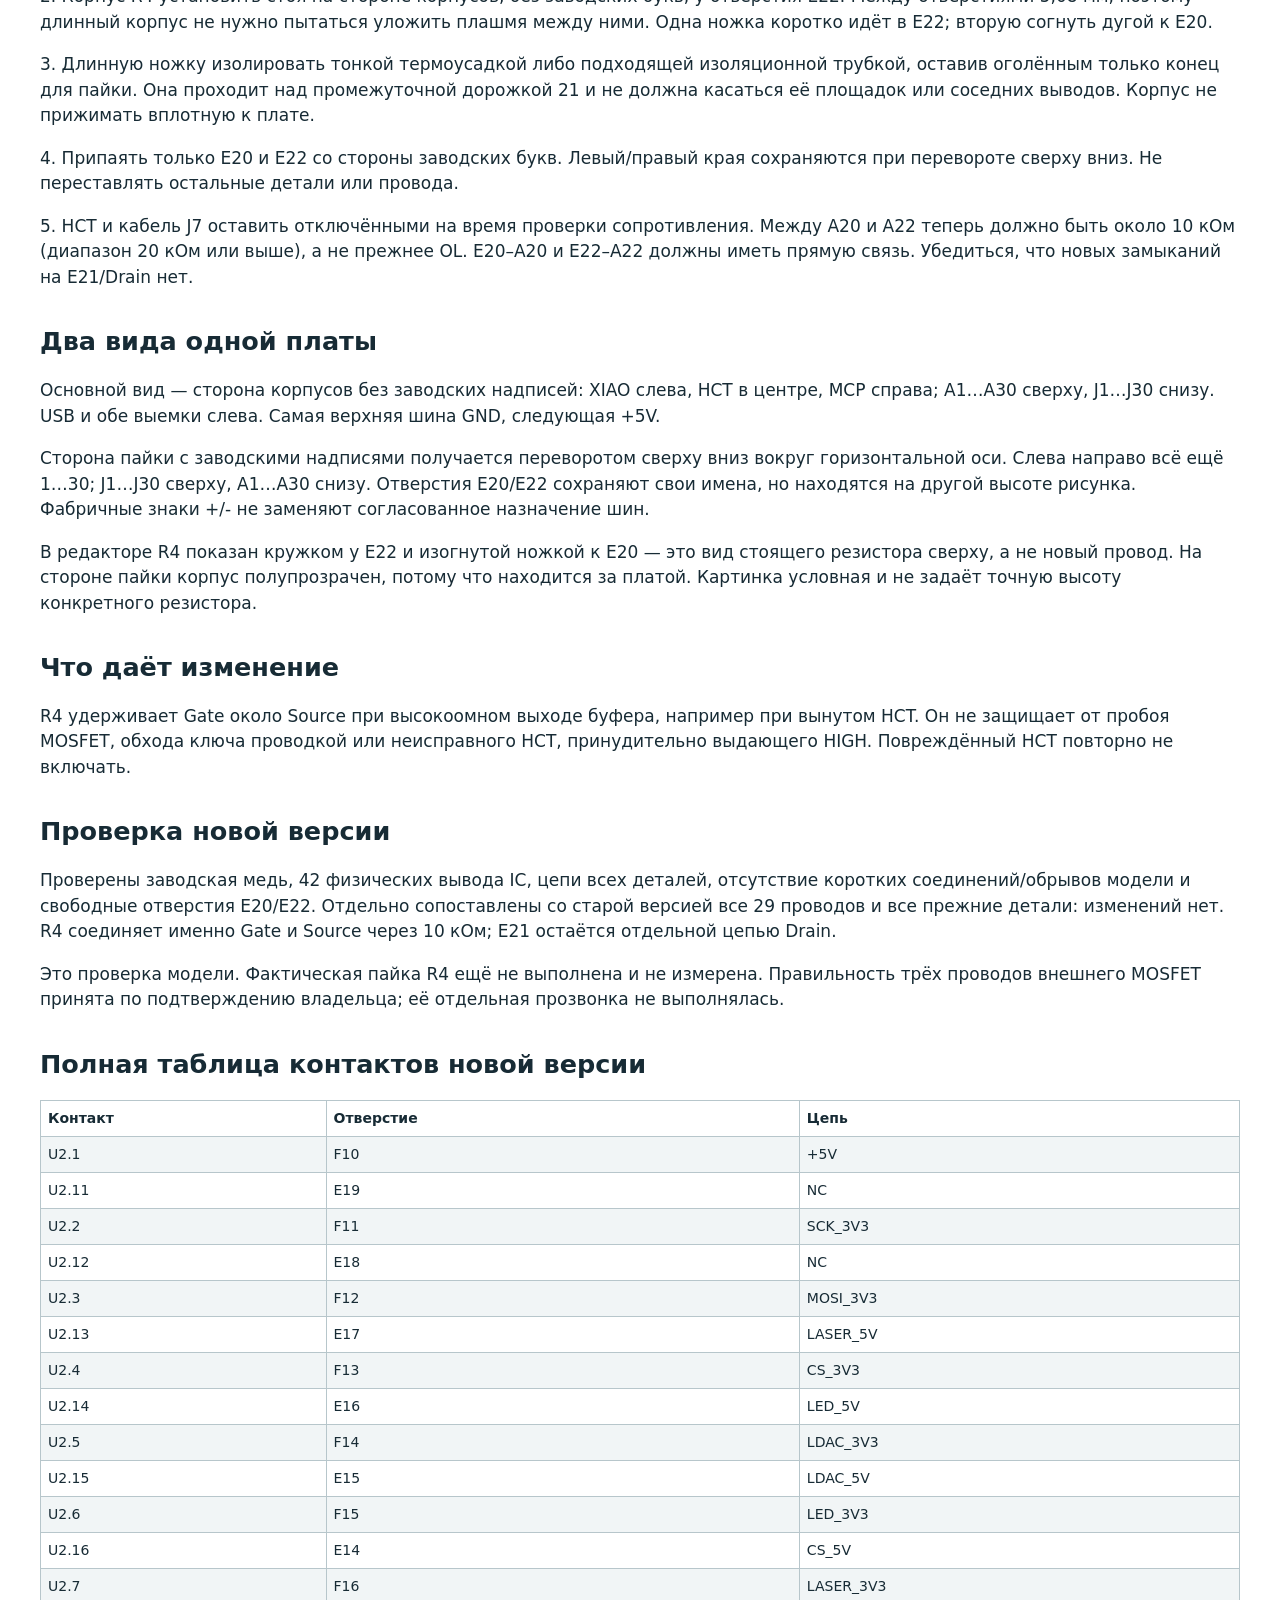
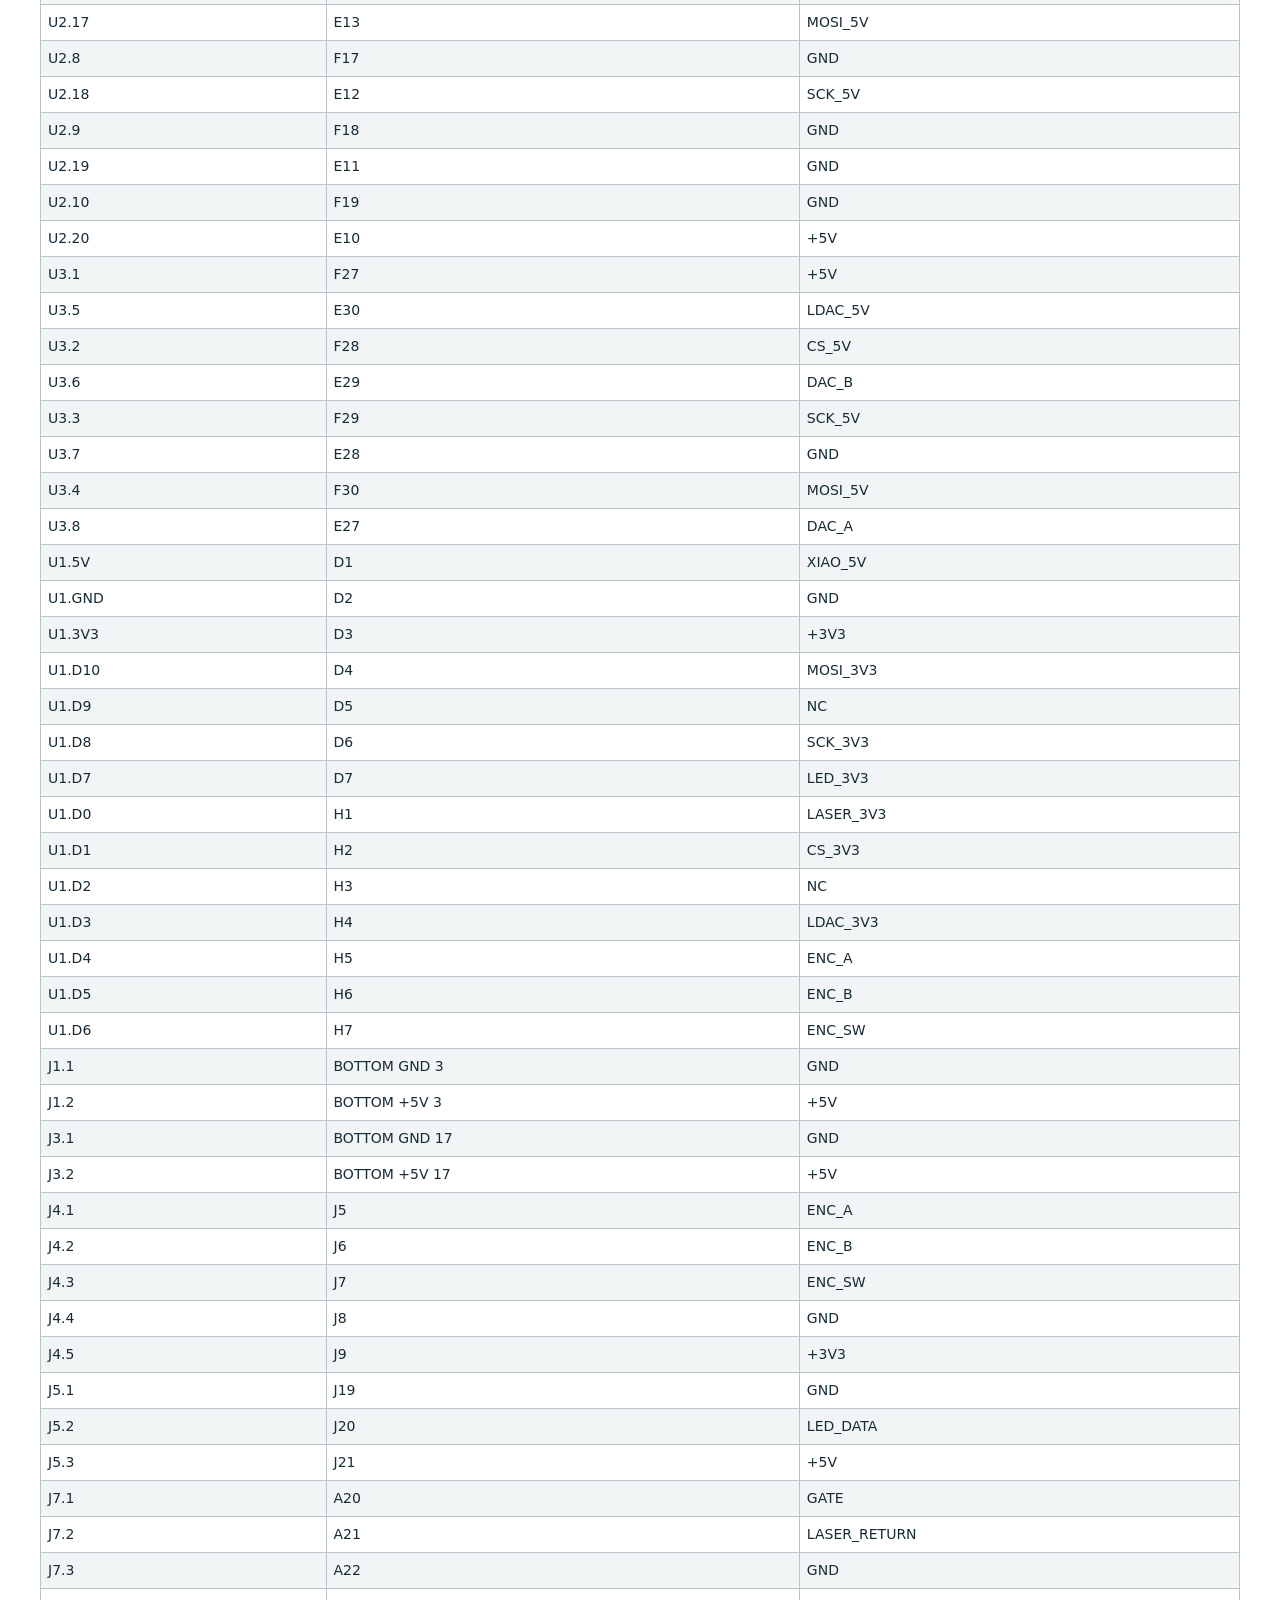
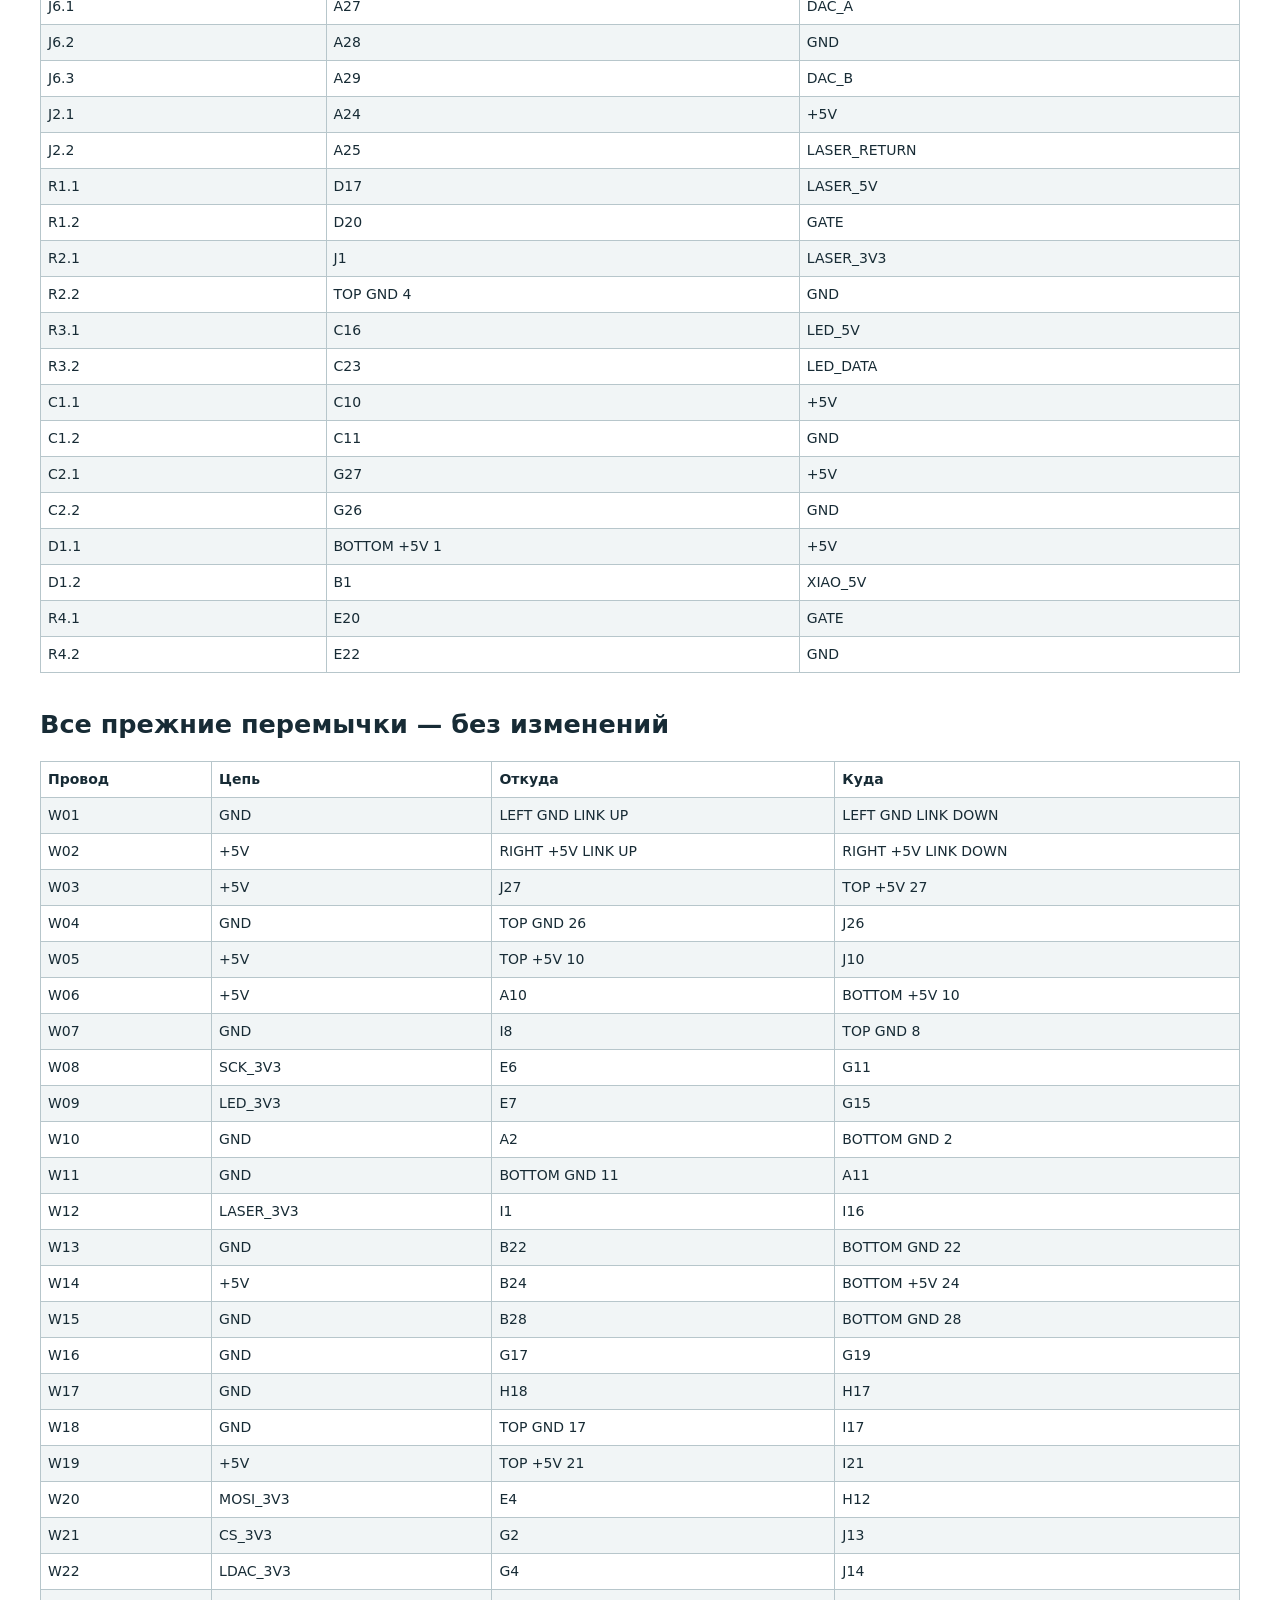
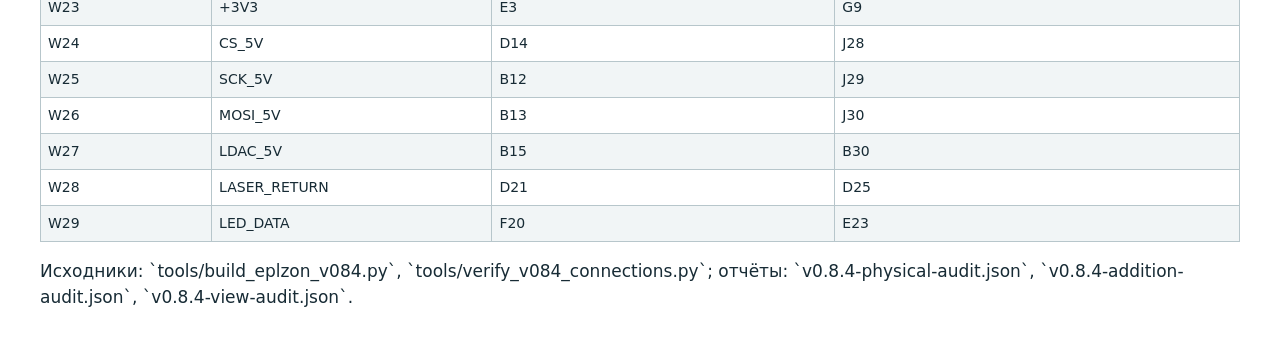
<file: hardware/perfboard/shootoom-v0.8.4-guide.html>
<!doctype html><html lang="ru"><meta charset="utf-8"><meta name="viewport" content="width=device-width, initial-scale=1"><title>Shootoom v0.8.4 — R4 10 кОм</title>
<style>body{font:17px/1.5 system-ui;margin:28px auto;max-width:1200px;padding:0 20px;color:#172b35}h1,h2{line-height:1.2}h2{margin-top:36px}table{border-collapse:collapse;width:100%;font-size:14px}td,th{border:1px solid #b7c6cb;padding:7px;text-align:left}tr:nth-child(even){background:#f1f5f6}img{width:100%}a{color:#00667d}.note{background:#fff0cc;padding:16px;border-left:5px solid #b77d00}nav{display:flex;gap:20px;flex-wrap:wrap}@media print{nav{display:none}tr{break-inside:avoid}}</style>
<h1>Shootoom v0.8.4 — только один новый резистор</h1>
<nav><a href="/?project=shootoom-physical-v0.8.4.json">Открыть v0.8.4 в Perfboard Designer</a><a href="shootoom-physical-v0.8.4.json" download>Скачать JSON</a><a href="#assembly">Инструкция пайки</a></nav>
<p class="note"><strong>R4 = 10 кОм, не 1 кОм. E20 → E22. Корпус стоя у E22 на стороне компонентов; паять со стороны букв. E21 между ними НЕ соединять.</strong> Все прежние детали и 29 перемычек сохранены. Старый перегревавшийся HCT не устанавливать.</p>
<h2>Куда припаять: два свободных отверстия</h2><img src="shootoom-v0.8.4-r4-detail.svg" alt="E20 Gate, E22 Source: стоящий резистор с изолированной ножкой, E21 не соединять">
<h2>Сторона пайки с заводскими буквами: J сверху, A снизу</h2><a href="shootoom-v0.8.4-wiring.png"><img src="shootoom-v0.8.4-wiring.png" alt="v0.8.4, сторона пайки"></a>
<h2>Сторона корпусов: XIAO слева; R4 стоит у E22</h2><a href="shootoom-v0.8.4-cases.png"><img src="shootoom-v0.8.4-cases.png" alt="v0.8.4, сторона корпусов"></a><div id="assembly"><h1>Shootoom v0.8.4 — добавить R4 10 кОм</h1>
<p>17 октября 2026. Единственное электрическое изменение относительно v0.8.3 — R4 между Gate и Source MOSFET. Старые 29 перемычек, все гнёзда, детали, шины, направления защёлок и ориентации микросхем сохранены. Новых проводов и разрезов нет. Прошивку из-за этого изменения менять не нужно.</p>
<h2>Деталь и два отверстия</h2>
<p>R4 = 10 кОм (10 000 Ом), НЕ 1 кОм. Обычный выводной резистор 0,125 или 0,25 Вт, допуск 1% или 5%. Полярности нет. Перед пайкой проверить номинал мультиметром. R1 1 кОм и R2 10 кОм остаются на своих местах.</p>
<table><tr><th>Вывод нового R4</th><th>Отверстие</th><th>Уже соединено медью с</th></tr><tr><td>Длинная согнутая ножка</td><td>E20</td><td>A20 = J7.1 = Gate; D20 = конец R1</td></tr><tr><td>Короткая ножка под стоящим корпусом</td><td>E22</td><td>A22 = J7.3 = Source/GND</td></tr></table>
<p>E21 между ними НЕ соединять: это отдельная цепь Drain/минус лазера. Оба отверстия E20/E22 свободны в карте v0.8.3; не нужно помещать ножку в занятое отверстие A20/A22 разъёма или D20 резистора R1. Дорожки A…E каждой колонки уже соединены заводской медью.</p>
<h2>Как поставить резистор</h2>
<p>1. Отключить сеть, внешний 5V и USB; отсоединить лазер и J7. Старый перегревавшийся HCT не устанавливать. Временную перемычку Gate–Source убрать.</p>
<p>2. Корпус R4 установить стоя на стороне корпусов, без заводских букв, у отверстия E22. Между отверстиями 5,08 мм, поэтому длинный корпус не нужно пытаться уложить плашмя между ними. Одна ножка коротко идёт в E22; вторую согнуть дугой к E20.</p>
<p>3. Длинную ножку изолировать тонкой термоусадкой либо подходящей изоляционной трубкой, оставив оголённым только конец для пайки. Она проходит над промежуточной дорожкой 21 и не должна касаться её площадок или соседних выводов. Корпус не прижимать вплотную к плате.</p>
<p>4. Припаять только E20 и E22 со стороны заводских букв. Левый/правый края сохраняются при перевороте сверху вниз. Не переставлять остальные детали или провода.</p>
<p>5. HCT и кабель J7 оставить отключёнными на время проверки сопротивления. Между A20 и A22 теперь должно быть около 10 кОм (диапазон 20 кОм или выше), а не прежнее OL. E20–A20 и E22–A22 должны иметь прямую связь. Убедиться, что новых замыканий на E21/Drain нет.</p>
<h2>Два вида одной платы</h2>
<p>Основной вид — сторона корпусов без заводских надписей: XIAO слева, HCT в центре, MCP справа; A1…A30 сверху, J1…J30 снизу. USB и обе выемки слева. Самая верхняя шина GND, следующая +5V.</p>
<p>Сторона пайки с заводскими надписями получается переворотом сверху вниз вокруг горизонтальной оси. Слева направо всё ещё 1…30; J1…J30 сверху, A1…A30 снизу. Отверстия E20/E22 сохраняют свои имена, но находятся на другой высоте рисунка. Фабричные знаки +/- не заменяют согласованное назначение шин.</p>
<p>В редакторе R4 показан кружком у E22 и изогнутой ножкой к E20 — это вид стоящего резистора сверху, а не новый провод. На стороне пайки корпус полупрозрачен, потому что находится за платой. Картинка условная и не задаёт точную высоту конкретного резистора.</p>
<h2>Что даёт изменение</h2>
<p>R4 удерживает Gate около Source при высокоомном выходе буфера, например при вынутом HCT. Он не защищает от пробоя MOSFET, обхода ключа проводкой или неисправного HCT, принудительно выдающего HIGH. Повреждённый HCT повторно не включать.</p>
<h2>Проверка новой версии</h2>
<p>Проверены заводская медь, 42 физических вывода IC, цепи всех деталей, отсутствие коротких соединений/обрывов модели и свободные отверстия E20/E22. Отдельно сопоставлены со старой версией все 29 проводов и все прежние детали: изменений нет. R4 соединяет именно Gate и Source через 10 кОм; E21 остаётся отдельной цепью Drain.</p>
<p>Это проверка модели. Фактическая пайка R4 ещё не выполнена и не измерена. Правильность трёх проводов внешнего MOSFET принята по подтверждению владельца; её отдельная прозвонка не выполнялась.</p>
<h2>Полная таблица контактов новой версии</h2>
<table><tr><th>Контакт</th><th>Отверстие</th><th>Цепь</th></tr><tr><td>U2.1</td><td>F10</td><td>+5V</td></tr><tr><td>U2.11</td><td>E19</td><td>NC</td></tr><tr><td>U2.2</td><td>F11</td><td>SCK_3V3</td></tr><tr><td>U2.12</td><td>E18</td><td>NC</td></tr><tr><td>U2.3</td><td>F12</td><td>MOSI_3V3</td></tr><tr><td>U2.13</td><td>E17</td><td>LASER_5V</td></tr><tr><td>U2.4</td><td>F13</td><td>CS_3V3</td></tr><tr><td>U2.14</td><td>E16</td><td>LED_5V</td></tr><tr><td>U2.5</td><td>F14</td><td>LDAC_3V3</td></tr><tr><td>U2.15</td><td>E15</td><td>LDAC_5V</td></tr><tr><td>U2.6</td><td>F15</td><td>LED_3V3</td></tr><tr><td>U2.16</td><td>E14</td><td>CS_5V</td></tr><tr><td>U2.7</td><td>F16</td><td>LASER_3V3</td></tr><tr><td>U2.17</td><td>E13</td><td>MOSI_5V</td></tr><tr><td>U2.8</td><td>F17</td><td>GND</td></tr><tr><td>U2.18</td><td>E12</td><td>SCK_5V</td></tr><tr><td>U2.9</td><td>F18</td><td>GND</td></tr><tr><td>U2.19</td><td>E11</td><td>GND</td></tr><tr><td>U2.10</td><td>F19</td><td>GND</td></tr><tr><td>U2.20</td><td>E10</td><td>+5V</td></tr><tr><td>U3.1</td><td>F27</td><td>+5V</td></tr><tr><td>U3.5</td><td>E30</td><td>LDAC_5V</td></tr><tr><td>U3.2</td><td>F28</td><td>CS_5V</td></tr><tr><td>U3.6</td><td>E29</td><td>DAC_B</td></tr><tr><td>U3.3</td><td>F29</td><td>SCK_5V</td></tr><tr><td>U3.7</td><td>E28</td><td>GND</td></tr><tr><td>U3.4</td><td>F30</td><td>MOSI_5V</td></tr><tr><td>U3.8</td><td>E27</td><td>DAC_A</td></tr><tr><td>U1.5V</td><td>D1</td><td>XIAO_5V</td></tr><tr><td>U1.GND</td><td>D2</td><td>GND</td></tr><tr><td>U1.3V3</td><td>D3</td><td>+3V3</td></tr><tr><td>U1.D10</td><td>D4</td><td>MOSI_3V3</td></tr><tr><td>U1.D9</td><td>D5</td><td>NC</td></tr><tr><td>U1.D8</td><td>D6</td><td>SCK_3V3</td></tr><tr><td>U1.D7</td><td>D7</td><td>LED_3V3</td></tr><tr><td>U1.D0</td><td>H1</td><td>LASER_3V3</td></tr><tr><td>U1.D1</td><td>H2</td><td>CS_3V3</td></tr><tr><td>U1.D2</td><td>H3</td><td>NC</td></tr><tr><td>U1.D3</td><td>H4</td><td>LDAC_3V3</td></tr><tr><td>U1.D4</td><td>H5</td><td>ENC_A</td></tr><tr><td>U1.D5</td><td>H6</td><td>ENC_B</td></tr><tr><td>U1.D6</td><td>H7</td><td>ENC_SW</td></tr><tr><td>J1.1</td><td>BOTTOM GND 3</td><td>GND</td></tr><tr><td>J1.2</td><td>BOTTOM +5V 3</td><td>+5V</td></tr><tr><td>J3.1</td><td>BOTTOM GND 17</td><td>GND</td></tr><tr><td>J3.2</td><td>BOTTOM +5V 17</td><td>+5V</td></tr><tr><td>J4.1</td><td>J5</td><td>ENC_A</td></tr><tr><td>J4.2</td><td>J6</td><td>ENC_B</td></tr><tr><td>J4.3</td><td>J7</td><td>ENC_SW</td></tr><tr><td>J4.4</td><td>J8</td><td>GND</td></tr><tr><td>J4.5</td><td>J9</td><td>+3V3</td></tr><tr><td>J5.1</td><td>J19</td><td>GND</td></tr><tr><td>J5.2</td><td>J20</td><td>LED_DATA</td></tr><tr><td>J5.3</td><td>J21</td><td>+5V</td></tr><tr><td>J7.1</td><td>A20</td><td>GATE</td></tr><tr><td>J7.2</td><td>A21</td><td>LASER_RETURN</td></tr><tr><td>J7.3</td><td>A22</td><td>GND</td></tr><tr><td>J6.1</td><td>A27</td><td>DAC_A</td></tr><tr><td>J6.2</td><td>A28</td><td>GND</td></tr><tr><td>J6.3</td><td>A29</td><td>DAC_B</td></tr><tr><td>J2.1</td><td>A24</td><td>+5V</td></tr><tr><td>J2.2</td><td>A25</td><td>LASER_RETURN</td></tr><tr><td>R1.1</td><td>D17</td><td>LASER_5V</td></tr><tr><td>R1.2</td><td>D20</td><td>GATE</td></tr><tr><td>R2.1</td><td>J1</td><td>LASER_3V3</td></tr><tr><td>R2.2</td><td>TOP GND 4</td><td>GND</td></tr><tr><td>R3.1</td><td>C16</td><td>LED_5V</td></tr><tr><td>R3.2</td><td>C23</td><td>LED_DATA</td></tr><tr><td>C1.1</td><td>C10</td><td>+5V</td></tr><tr><td>C1.2</td><td>C11</td><td>GND</td></tr><tr><td>C2.1</td><td>G27</td><td>+5V</td></tr><tr><td>C2.2</td><td>G26</td><td>GND</td></tr><tr><td>D1.1</td><td>BOTTOM +5V 1</td><td>+5V</td></tr><tr><td>D1.2</td><td>B1</td><td>XIAO_5V</td></tr><tr><td>R4.1</td><td>E20</td><td>GATE</td></tr><tr><td>R4.2</td><td>E22</td><td>GND</td></tr></table>
<h2>Все прежние перемычки — без изменений</h2>
<table><tr><th>Провод</th><th>Цепь</th><th>Откуда</th><th>Куда</th></tr><tr><td>W01</td><td>GND</td><td>LEFT GND LINK UP</td><td>LEFT GND LINK DOWN</td></tr><tr><td>W02</td><td>+5V</td><td>RIGHT +5V LINK UP</td><td>RIGHT +5V LINK DOWN</td></tr><tr><td>W03</td><td>+5V</td><td>J27</td><td>TOP +5V 27</td></tr><tr><td>W04</td><td>GND</td><td>TOP GND 26</td><td>J26</td></tr><tr><td>W05</td><td>+5V</td><td>TOP +5V 10</td><td>J10</td></tr><tr><td>W06</td><td>+5V</td><td>A10</td><td>BOTTOM +5V 10</td></tr><tr><td>W07</td><td>GND</td><td>I8</td><td>TOP GND 8</td></tr><tr><td>W08</td><td>SCK_3V3</td><td>E6</td><td>G11</td></tr><tr><td>W09</td><td>LED_3V3</td><td>E7</td><td>G15</td></tr><tr><td>W10</td><td>GND</td><td>A2</td><td>BOTTOM GND 2</td></tr><tr><td>W11</td><td>GND</td><td>BOTTOM GND 11</td><td>A11</td></tr><tr><td>W12</td><td>LASER_3V3</td><td>I1</td><td>I16</td></tr><tr><td>W13</td><td>GND</td><td>B22</td><td>BOTTOM GND 22</td></tr><tr><td>W14</td><td>+5V</td><td>B24</td><td>BOTTOM +5V 24</td></tr><tr><td>W15</td><td>GND</td><td>B28</td><td>BOTTOM GND 28</td></tr><tr><td>W16</td><td>GND</td><td>G17</td><td>G19</td></tr><tr><td>W17</td><td>GND</td><td>H18</td><td>H17</td></tr><tr><td>W18</td><td>GND</td><td>TOP GND 17</td><td>I17</td></tr><tr><td>W19</td><td>+5V</td><td>TOP +5V 21</td><td>I21</td></tr><tr><td>W20</td><td>MOSI_3V3</td><td>E4</td><td>H12</td></tr><tr><td>W21</td><td>CS_3V3</td><td>G2</td><td>J13</td></tr><tr><td>W22</td><td>LDAC_3V3</td><td>G4</td><td>J14</td></tr><tr><td>W23</td><td>+3V3</td><td>E3</td><td>G9</td></tr><tr><td>W24</td><td>CS_5V</td><td>D14</td><td>J28</td></tr><tr><td>W25</td><td>SCK_5V</td><td>B12</td><td>J29</td></tr><tr><td>W26</td><td>MOSI_5V</td><td>B13</td><td>J30</td></tr><tr><td>W27</td><td>LDAC_5V</td><td>B15</td><td>B30</td></tr><tr><td>W28</td><td>LASER_RETURN</td><td>D21</td><td>D25</td></tr><tr><td>W29</td><td>LED_DATA</td><td>F20</td><td>E23</td></tr></table>
<p>Исходники: `tools/build_eplzon_v084.py`, `tools/verify_v084_connections.py`; отчёты: `v0.8.4-physical-audit.json`, `v0.8.4-addition-audit.json`, `v0.8.4-view-audit.json`.</p></div></html>
</file>
